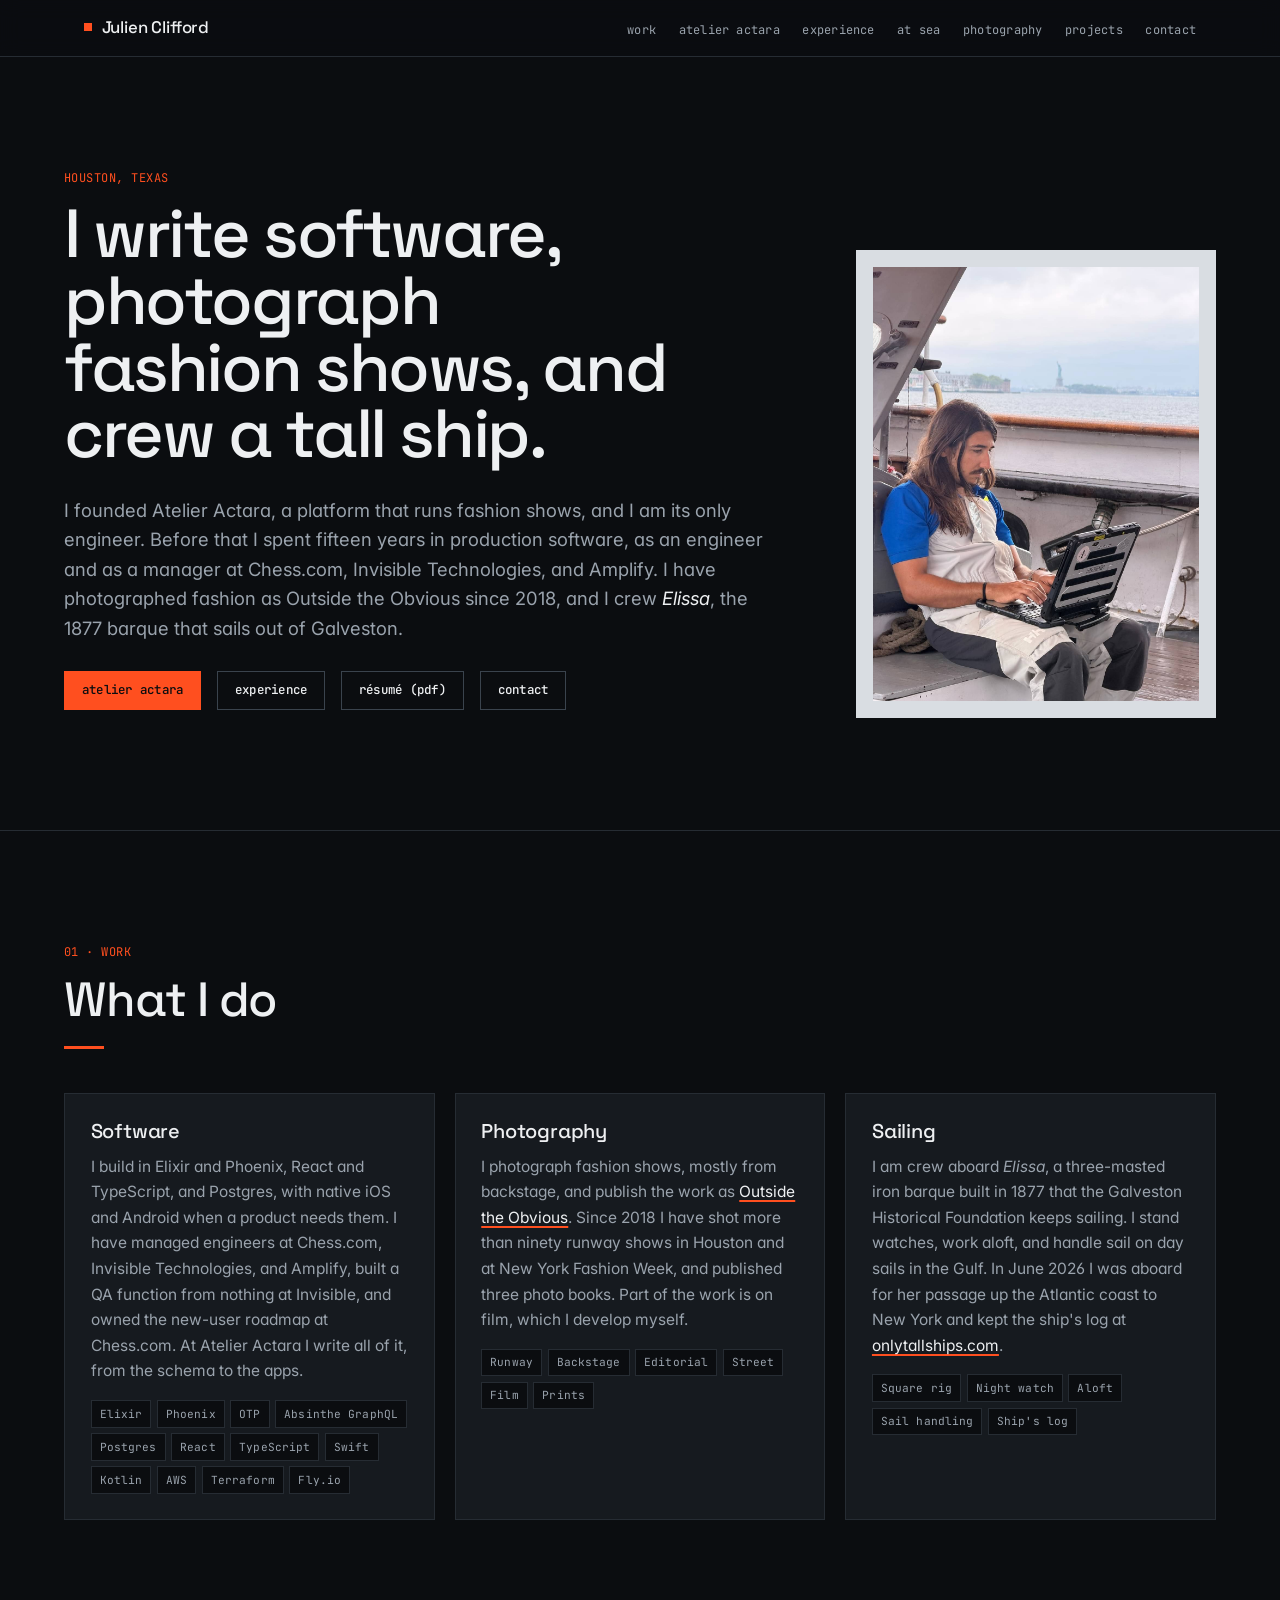
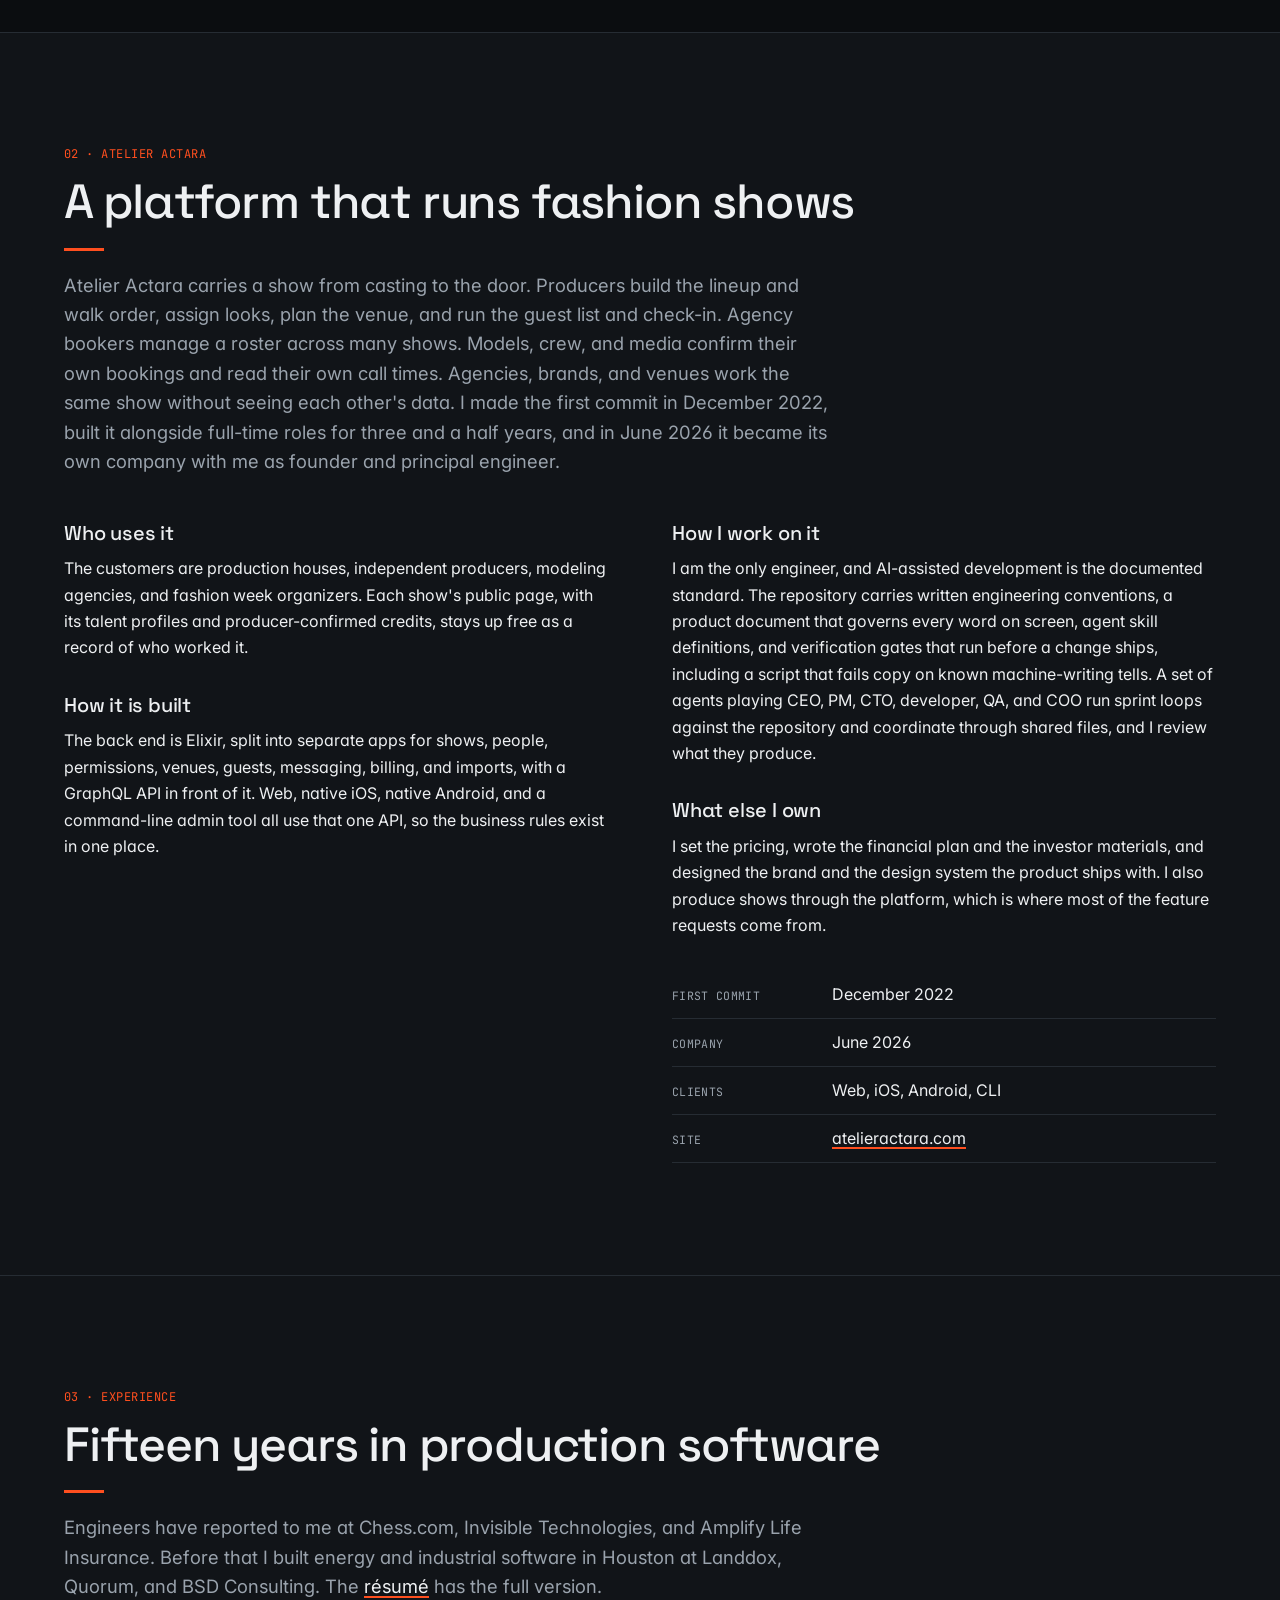
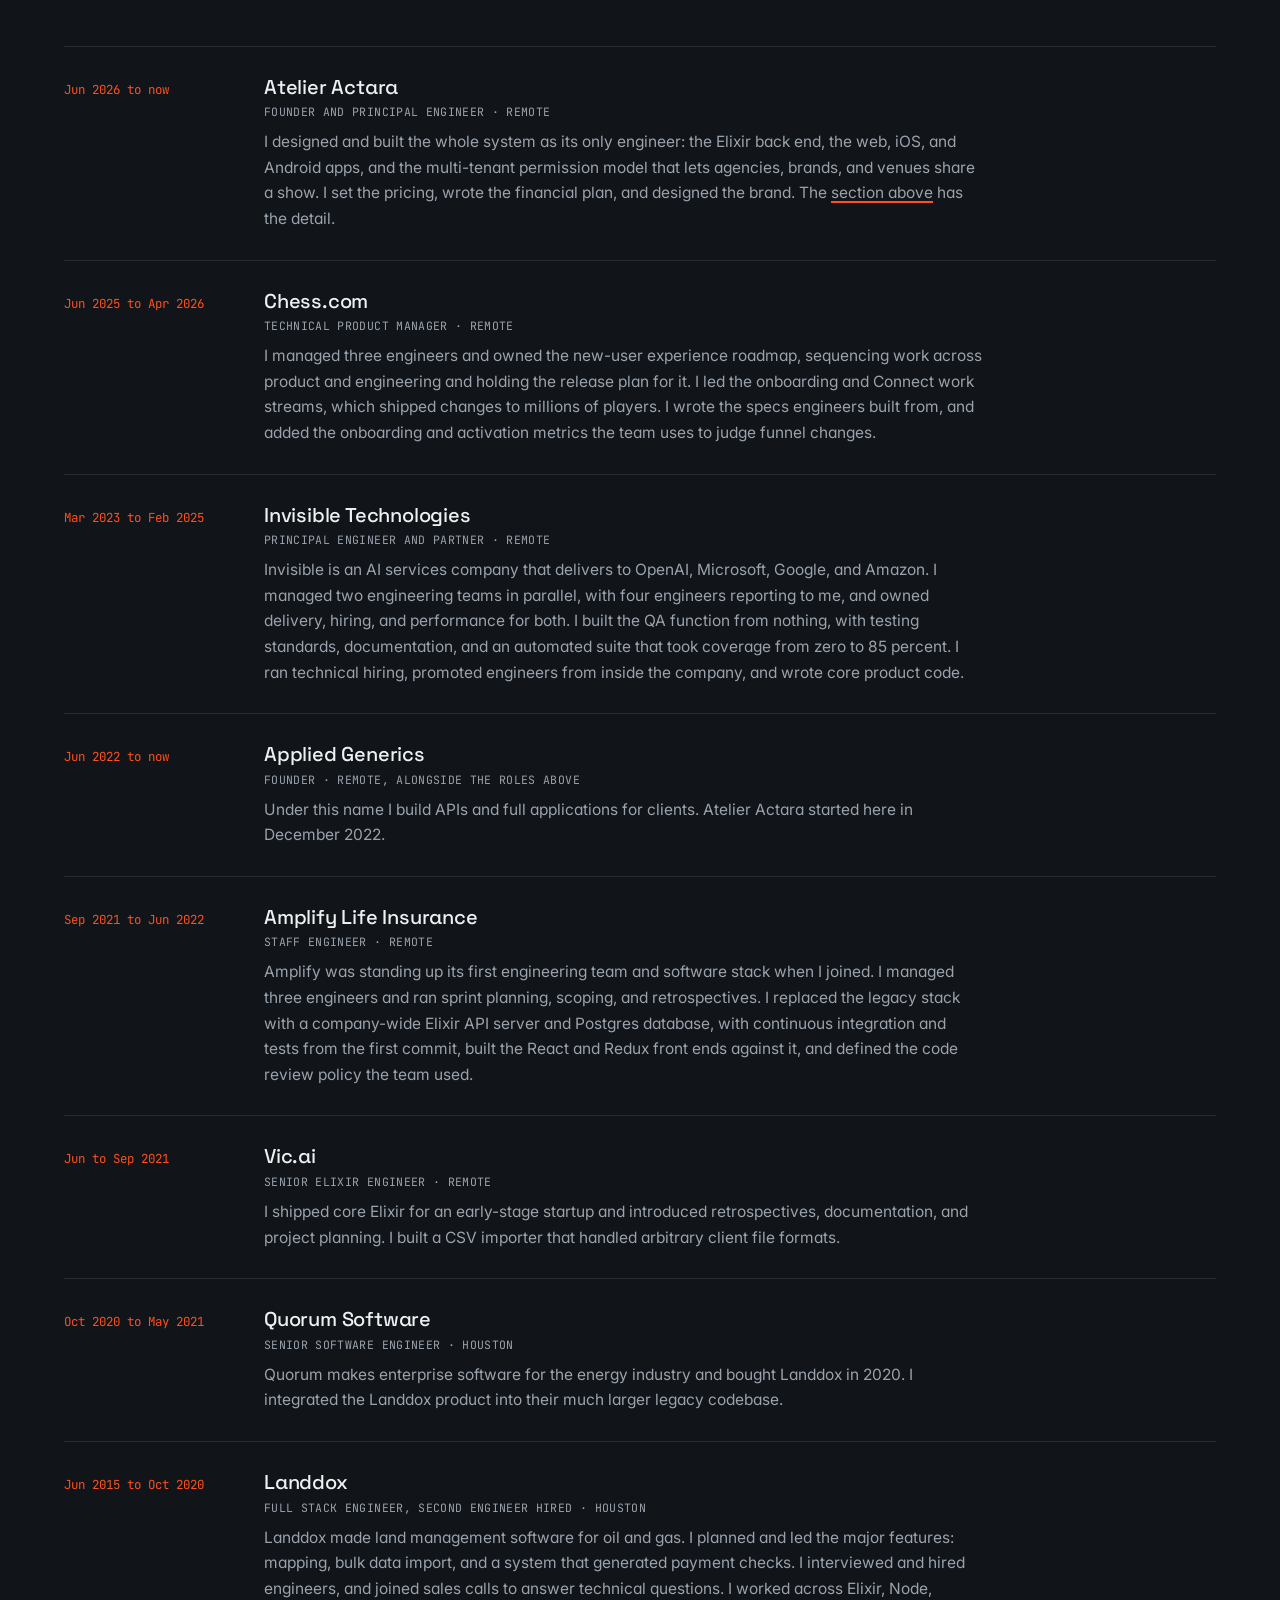
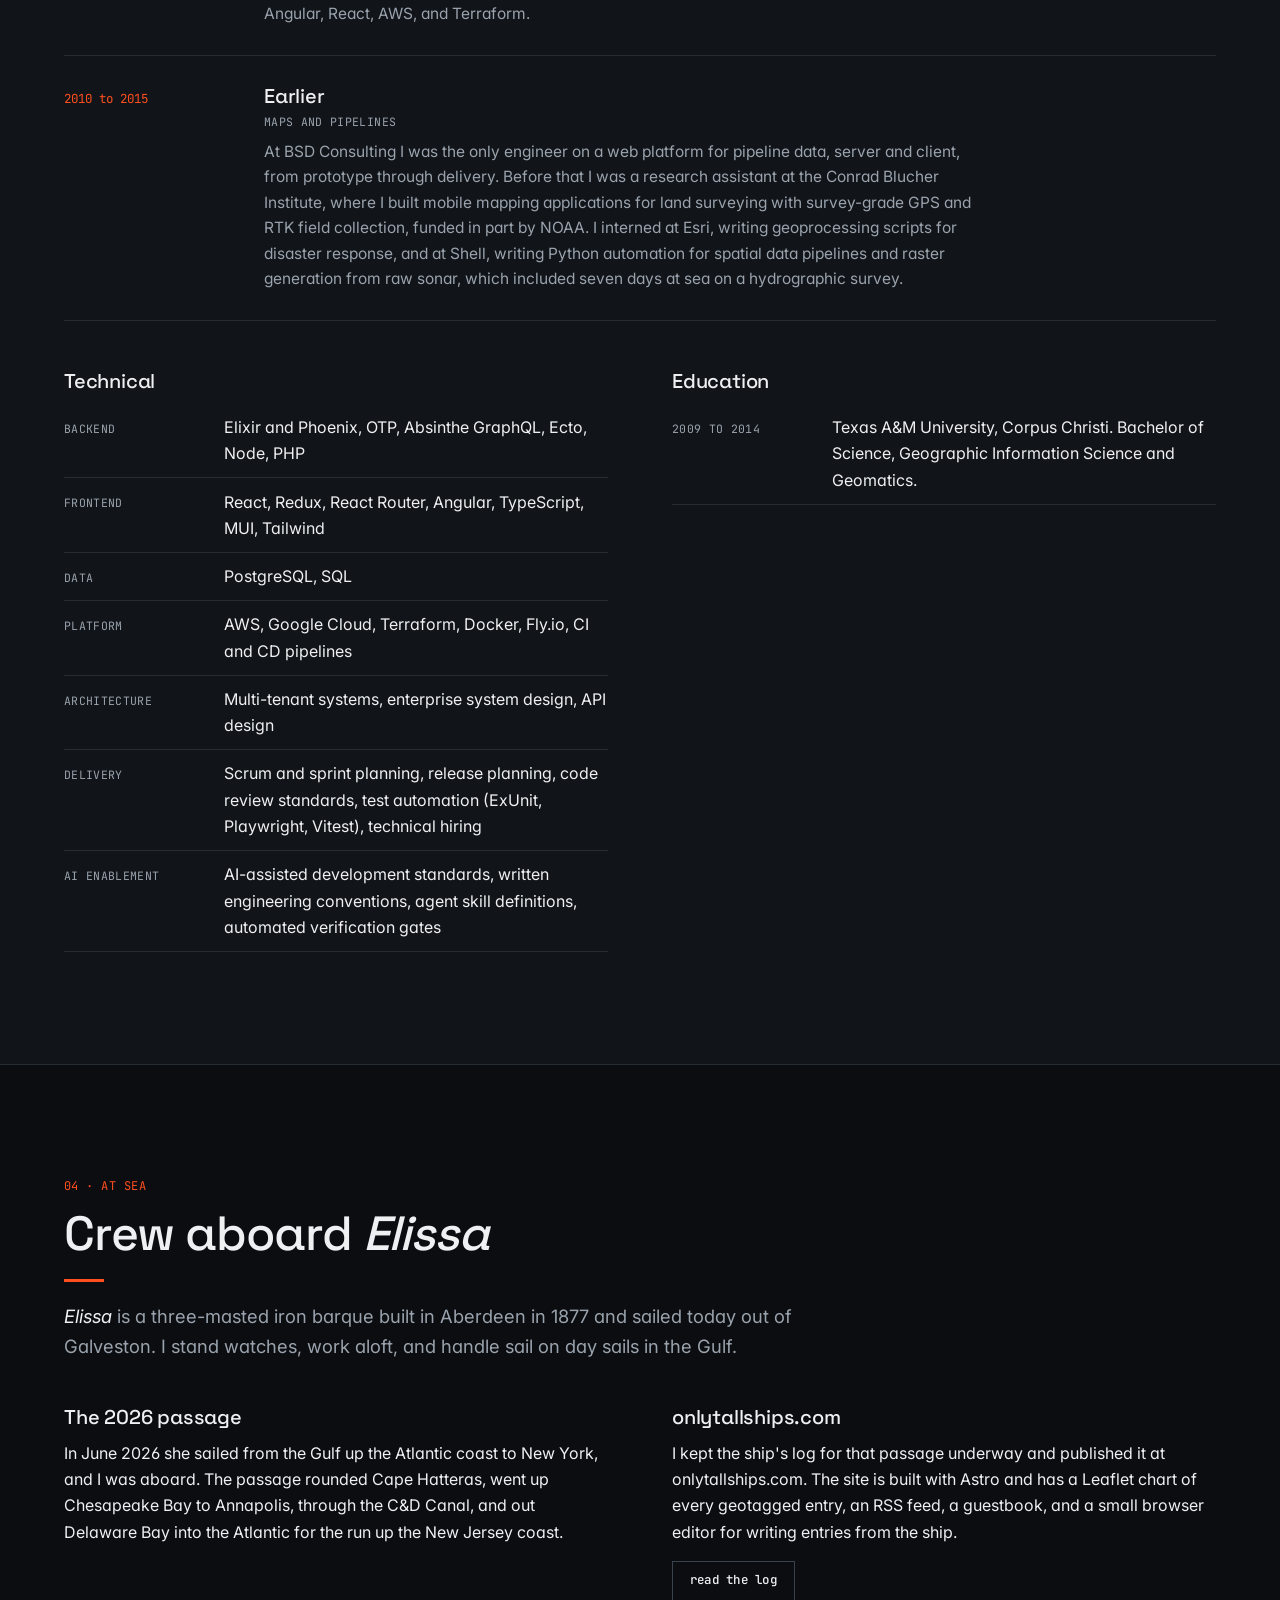
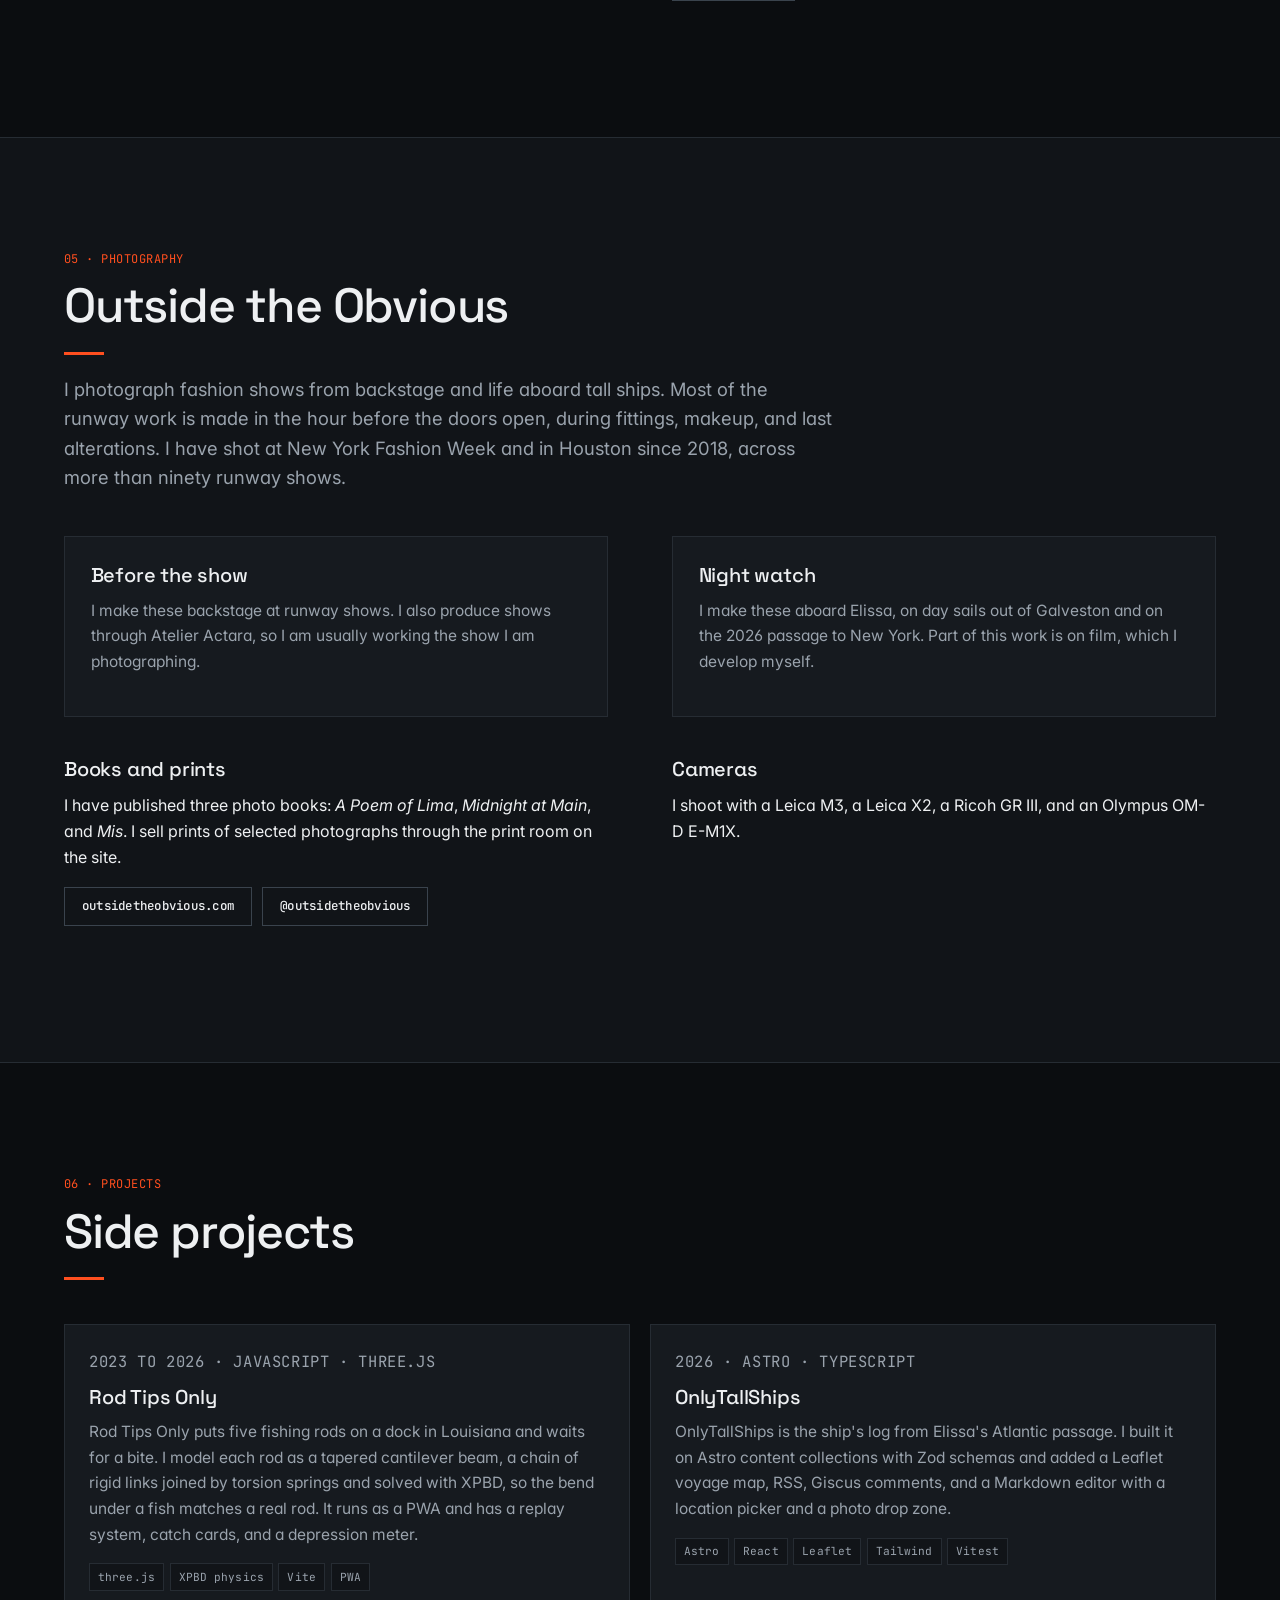
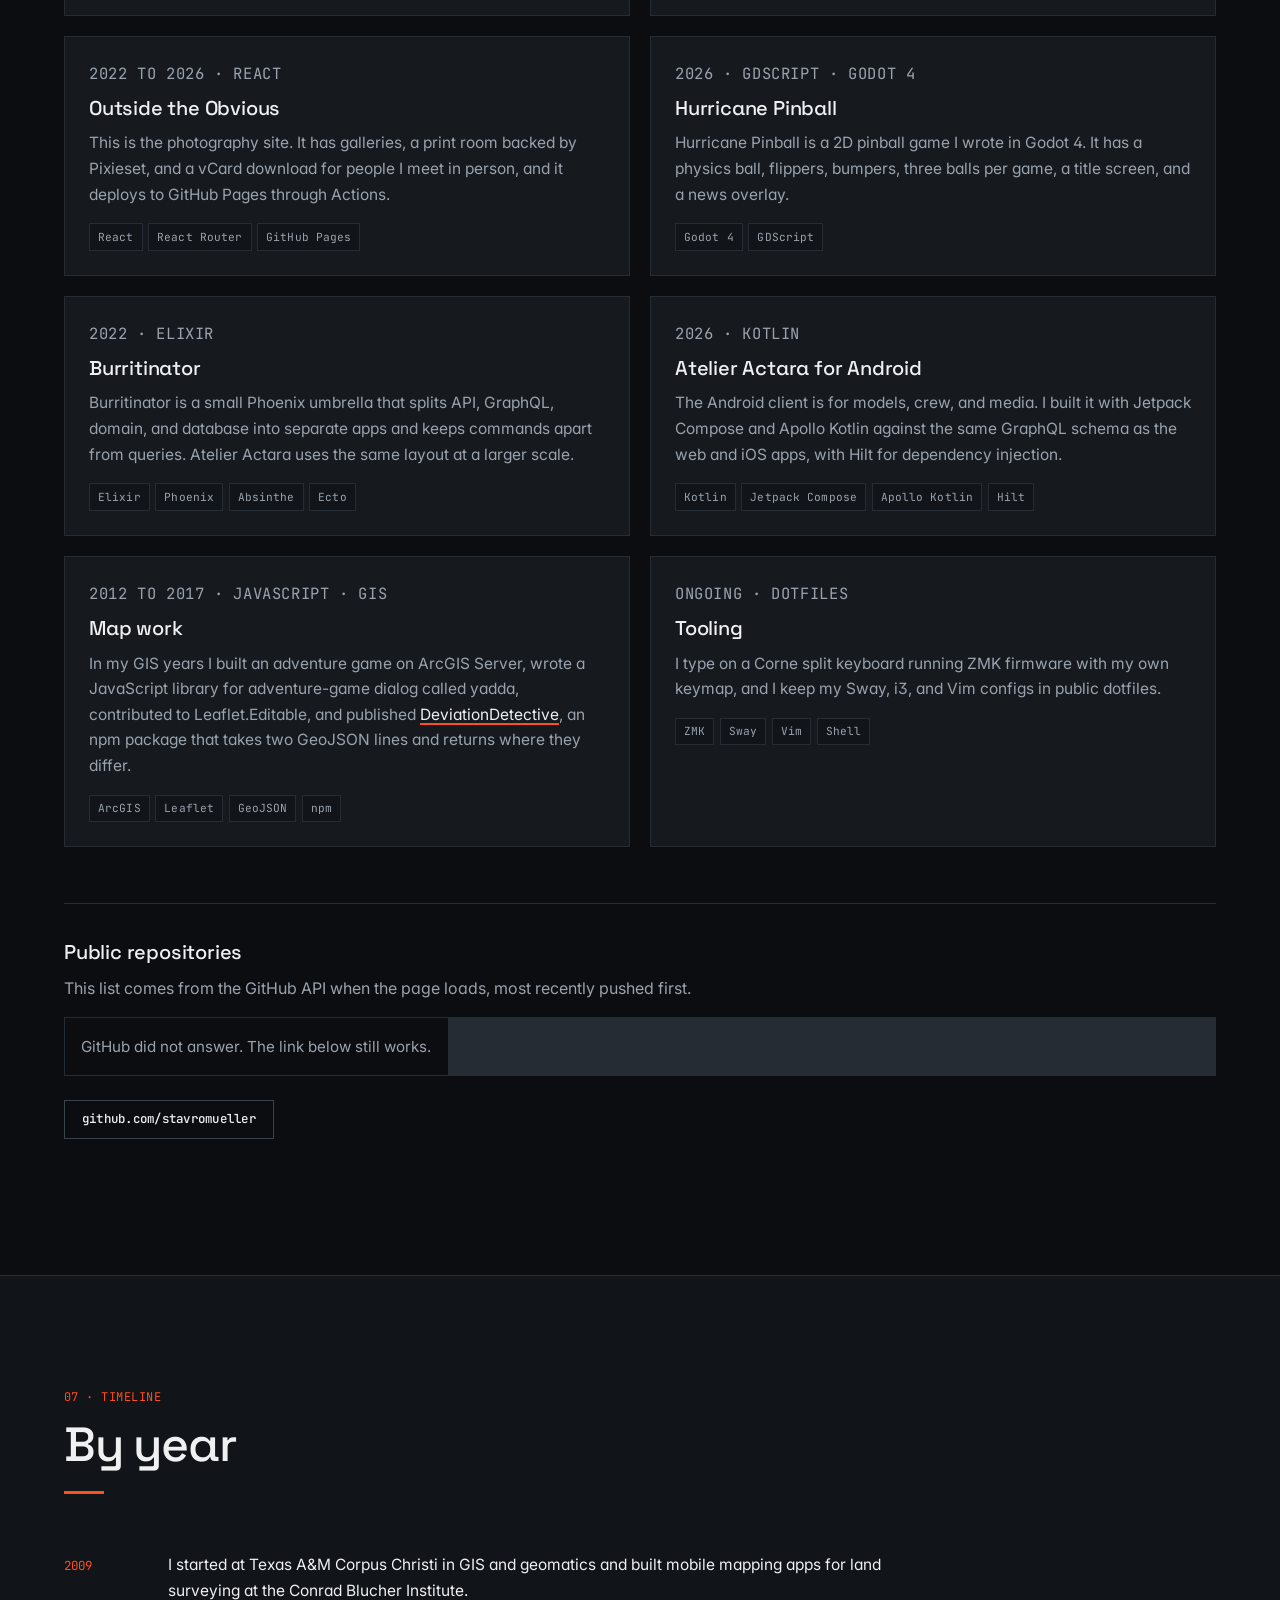
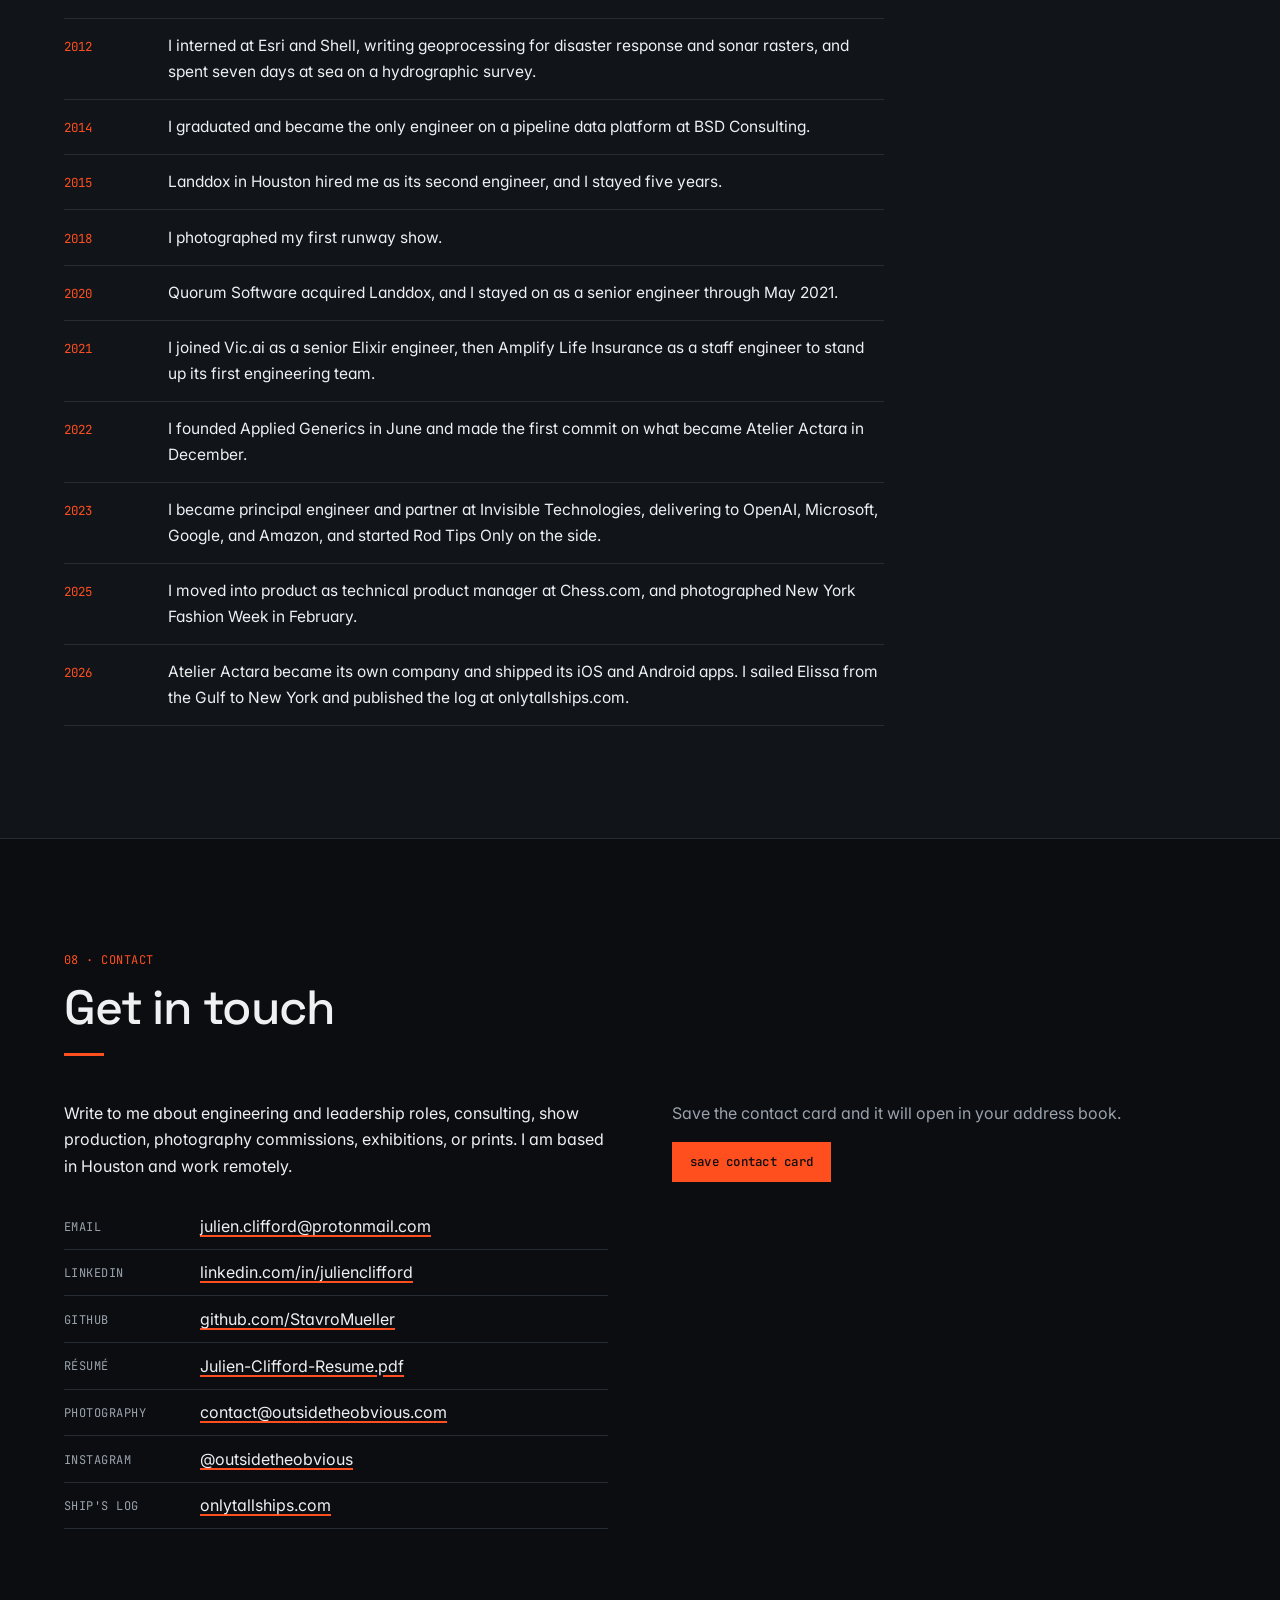
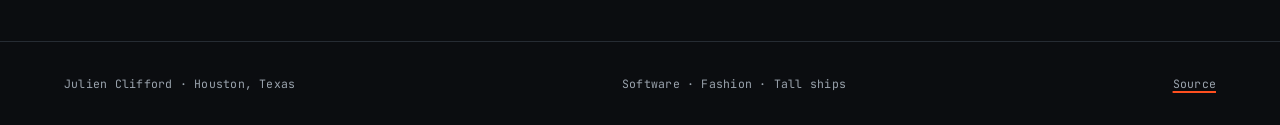
<file: index.html>
<!DOCTYPE html>
<html lang="en">
<head>
  <meta charset="utf-8" />
  <meta name="viewport" content="width=device-width, initial-scale=1" />
  <title>Julien Clifford · Software engineering leader, Houston</title>
  <meta name="description" content="Julien Clifford is a software engineering leader in Houston, Texas with fifteen years in production software. He has managed engineering teams at Chess.com, Invisible Technologies, and Amplify Life Insurance, founded Atelier Actara, builds in Elixir, Phoenix, React, and TypeScript, photographs fashion shows, and crews the 1877 barque Elissa. Open to engineering leadership, principal engineer, and consulting roles." />
  <meta name="author" content="Julien Clifford" />
  <meta name="keywords" content="Julien Clifford, software engineer, engineering manager, principal engineer, technical product manager, Elixir, Phoenix, React, TypeScript, PostgreSQL, AWS, Houston, remote, Atelier Actara, fashion photographer, tall ship crew" />
  <meta name="robots" content="index, follow, max-snippet:-1, max-image-preview:large" />
  <link rel="canonical" href="https://jpclifford.com/" />
  <link rel="author" href="https://jpclifford.com/" />
  <link rel="me" href="https://github.com/StavroMueller" />
  <link rel="me" href="https://linkedin.com/in/julienclifford" />
  <link rel="me" href="https://instagram.com/outsidetheobvious" />
  <meta property="og:site_name" content="Julien Clifford" />
  <meta property="og:title" content="Julien Clifford · Software engineering leader, Houston" />
  <meta property="og:description" content="Fifteen years in production software. Managed teams at Chess.com, Invisible Technologies, and Amplify. Founder of Atelier Actara. Fashion photographer and tall ship crew. Open to leadership and consulting roles." />
  <meta property="og:type" content="profile" />
  <meta property="profile:first_name" content="Julien" />
  <meta property="profile:last_name" content="Clifford" />
  <meta property="og:url" content="https://jpclifford.com/" />
  <meta property="og:image" content="https://jpclifford.com/portrait.jpg" />
  <meta property="og:image:alt" content="Julien Clifford" />
  <meta property="og:locale" content="en_US" />
  <meta name="twitter:card" content="summary_large_image" />
  <meta name="twitter:title" content="Julien Clifford · Software engineering leader, Houston" />
  <meta name="twitter:description" content="Fifteen years in production software. Managed teams at Chess.com, Invisible Technologies, and Amplify. Founder of Atelier Actara. Open to leadership and consulting roles." />
  <meta name="twitter:image" content="https://jpclifford.com/portrait.jpg" />
  <meta name="theme-color" content="#0b0d10" />
  <script type="application/ld+json">
  {
    "@context": "https://schema.org",
    "@graph": [
      {
        "@type": "Person",
        "@id": "https://jpclifford.com/#person",
        "name": "Julien Clifford",
        "alternateName": ["J. P. Clifford", "Julien P. Clifford"],
        "url": "https://jpclifford.com/",
        "image": "https://jpclifford.com/portrait.jpg",
        "email": "mailto:julien.clifford@protonmail.com",
        "jobTitle": "Founder and principal engineer",
        "description": "Software engineering leader with fifteen years in production software. Has managed engineering teams at Chess.com, Invisible Technologies, and Amplify Life Insurance. Founder of Atelier Actara, a platform that runs fashion shows. Builds in Elixir, Phoenix, React, TypeScript, and PostgreSQL on AWS and Google Cloud. Fashion photographer under Outside the Obvious and crew aboard the 1877 barque Elissa. Open to engineering leadership, principal engineer, and consulting roles, remote or in Houston.",
        "address": {
          "@type": "PostalAddress",
          "addressLocality": "Houston",
          "addressRegion": "TX",
          "addressCountry": "US"
        },
        "worksFor": {
          "@type": "Organization",
          "name": "Atelier Actara",
          "url": "https://atelieractara.com"
        },
        "alumniOf": {
          "@type": "CollegeOrUniversity",
          "name": "Texas A&M University-Corpus Christi",
          "sameAs": "https://www.tamucc.edu/"
        },
        "hasOccupation": [
          {
            "@type": "Occupation",
            "name": "Software engineering manager",
            "occupationLocation": { "@type": "City", "name": "Houston" },
            "skills": "Engineering management, technical hiring, release planning, Scrum, code review standards, test automation, AI-assisted development standards"
          },
          {
            "@type": "Occupation",
            "name": "Principal software engineer",
            "skills": "Elixir, Phoenix, OTP, Absinthe GraphQL, Ecto, Node, PHP, React, Redux, Angular, TypeScript, PostgreSQL, AWS, Google Cloud, Terraform, Docker, Fly.io, multi-tenant systems, API design"
          },
          {
            "@type": "Occupation",
            "name": "Fashion photographer"
          }
        ],
        "knowsAbout": [
          "Elixir", "Phoenix Framework", "OTP", "GraphQL", "React", "TypeScript", "PostgreSQL",
          "Amazon Web Services", "Google Cloud", "Terraform", "Docker",
          "Engineering management", "Technical product management", "Multi-tenant architecture",
          "Test automation", "AI-assisted software development", "Geographic information systems",
          "Fashion photography", "Fashion show production", "Tall ship sailing"
        ],
        "knowsLanguage": "en",
        "nationality": { "@type": "Country", "name": "United States" },
        "sameAs": [
          "https://linkedin.com/in/julienclifford",
          "https://github.com/StavroMueller",
          "https://instagram.com/outsidetheobvious",
          "https://onlytallships.com",
          "https://outsidetheobvious.com"
        ],
        "subjectOf": {
          "@type": "DigitalDocument",
          "name": "Julien Clifford résumé",
          "url": "https://jpclifford.com/Julien-Clifford-Resume.pdf",
          "encodingFormat": "application/pdf"
        }
      },
      {
        "@type": "WebSite",
        "@id": "https://jpclifford.com/#website",
        "url": "https://jpclifford.com/",
        "name": "Julien Clifford",
        "inLanguage": "en",
        "publisher": { "@id": "https://jpclifford.com/#person" }
      },
      {
        "@type": "ProfilePage",
        "@id": "https://jpclifford.com/#page",
        "url": "https://jpclifford.com/",
        "name": "Julien Clifford · Software engineering leader, Houston",
        "isPartOf": { "@id": "https://jpclifford.com/#website" },
        "mainEntity": { "@id": "https://jpclifford.com/#person" },
        "about": { "@id": "https://jpclifford.com/#person" },
        "dateModified": "2026-10-26"
      }
    ]
  }
  </script>
  <link rel="icon" href="data:image/svg+xml,<svg xmlns='http://www.w3.org/2000/svg' viewBox='0 0 100 100'><rect width='100' height='100' fill='%230b0d10'/><text x='50' y='68' font-size='52' text-anchor='middle' fill='%23ff4f1f' font-family='Helvetica,Arial,sans-serif' font-weight='bold'>jc</text></svg>" />
  <link rel="preconnect" href="https://fonts.googleapis.com" />
  <link rel="preconnect" href="https://fonts.gstatic.com" crossorigin />
  <link href="https://fonts.googleapis.com/css2?family=Space+Grotesk:wght@500&family=Inter:wght@400;500;600&family=JetBrains+Mono:wght@400;500&display=swap" rel="stylesheet" />
  <link rel="stylesheet" href="style.css" />
</head>
<body>
  <a href="#main" class="skip-link">Skip to content</a>

  <header class="masthead">
    <nav class="nav" aria-label="Main navigation">
      <a href="#top" class="nav-name">Julien Clifford</a>
      <button class="nav-toggle" aria-expanded="false" aria-controls="nav-menu" aria-label="Toggle navigation">
        <span></span><span></span>
      </button>
      <ul class="nav-links" id="nav-menu">
        <li><a href="#work">Work</a></li>
        <li><a href="#atelier">Atelier Actara</a></li>
        <li><a href="#experience">Experience</a></li>
        <li><a href="#sea">At sea</a></li>
        <li><a href="#photo">Photography</a></li>
        <li><a href="#projects">Projects</a></li>
        <li><a href="#contact">Contact</a></li>
      </ul>
    </nav>
  </header>

  <main id="main">

    <!-- ============================ HERO ============================ -->
    <section id="top" class="hero">
      <div class="hero-grid">
        <div class="hero-copy">
          <p class="label">Houston, Texas</p>
          <h1 class="display">
            I write software, photograph fashion shows, and crew a tall ship.
          </h1>
          <p class="lede">
            I founded Atelier Actara, a platform that runs fashion shows, and I am its only
            engineer. Before that I spent fifteen years in production software, as an engineer
            and as a manager at Chess.com, Invisible Technologies, and Amplify. I have
            photographed fashion as Outside the Obvious since 2018, and I crew <em>Elissa</em>,
            the 1877 barque that sails out of Galveston.
          </p>
          <div class="hero-actions">
            <a href="#atelier" class="btn btn-primary">Atelier Actara</a>
            <a href="#experience" class="btn">Experience</a>
            <a href="Julien-Clifford-Resume.pdf" class="btn">Résumé (PDF)</a>
            <a href="#contact" class="btn">Contact</a>
          </div>
        </div>
        <figure class="hero-portrait">
          <img src="portrait.jpg" alt="Julien Clifford working on a laptop on the deck of Elissa in New York Harbor, with the Statue of Liberty behind" width="1195" height="1593" loading="eager" />
        </figure>
      </div>

    </section>

    <!-- ============================ WORK ============================ -->
    <section id="work" class="section">
      <header class="section-head">
        <p class="label">01 · Work</p>
        <h2 class="headline">What I do</h2>
      </header>

      <div class="three-up">
        <article class="card">
          <h3 class="title">Software</h3>
          <p>
            I build in Elixir and Phoenix, React and TypeScript, and Postgres, with native
            iOS and Android when a product needs them. I have managed engineers at Chess.com,
            Invisible Technologies, and Amplify, built a QA function from nothing at Invisible,
            and owned the new-user roadmap at Chess.com. At Atelier Actara I write all of it,
            from the schema to the apps.
          </p>
          <ul class="tags">
            <li>Elixir</li><li>Phoenix</li><li>OTP</li><li>Absinthe GraphQL</li><li>Postgres</li>
            <li>React</li><li>TypeScript</li><li>Swift</li><li>Kotlin</li><li>AWS</li><li>Terraform</li><li>Fly.io</li>
          </ul>
        </article>

        <article class="card">
          <h3 class="title">Photography</h3>
          <p>
            I photograph fashion shows, mostly from backstage, and publish the work as
            <a href="https://outsidetheobvious.com" target="_blank" rel="noopener">Outside the Obvious</a>.
            Since 2018 I have shot more than ninety runway shows in Houston and at New York
            Fashion Week, and published three photo books. Part of the work is on film, which I
            develop myself.
          </p>
          <ul class="tags">
            <li>Runway</li><li>Backstage</li><li>Editorial</li><li>Street</li><li>Film</li><li>Prints</li>
          </ul>
        </article>

        <article class="card">
          <h3 class="title">Sailing</h3>
          <p>
            I am crew aboard <em>Elissa</em>, a three-masted iron barque built in 1877
            that the Galveston Historical Foundation keeps sailing. I stand watches, work aloft,
            and handle sail on day sails in the Gulf. In June 2026 I was aboard for her passage up
            the Atlantic coast to New York and kept the ship's log at
            <a href="https://onlytallships.com" target="_blank" rel="noopener">onlytallships.com</a>.
          </p>
          <ul class="tags">
            <li>Square rig</li><li>Night watch</li><li>Aloft</li><li>Sail handling</li><li>Ship's log</li>
          </ul>
        </article>
      </div>
    </section>

    <!-- ============================ ATELIER ACTARA ============================ -->
    <section id="atelier" class="section section-dark">
      <header class="section-head">
        <p class="label">02 · Atelier Actara</p>
        <h2 class="headline">A platform that runs fashion shows</h2>
        <p class="lede">
          Atelier Actara carries a show from casting to the door. Producers build the lineup
          and walk order, assign looks, plan the venue, and run the guest list and check-in.
          Agency bookers manage a roster across many shows. Models, crew, and media confirm
          their own bookings and read their own call times. Agencies, brands, and venues work
          the same show without seeing each other's data. I made the first commit in December
          2022, built it alongside full-time roles for three and a half years, and in June 2026
          it became its own company with me as founder and principal engineer.
        </p>
      </header>

      <div class="two-col">
        <div>
          <h3 class="title">Who uses it</h3>
          <p>
            The customers are production houses, independent producers, modeling agencies, and
            fashion week organizers. Each show's public page, with its talent profiles and
            producer-confirmed credits, stays up free as a record of who worked it.
          </p>

          <h3 class="title" style="margin-top:2rem">How it is built</h3>
          <p>
            The back end is Elixir, split into separate apps for shows, people, permissions,
            venues, guests, messaging, billing, and imports, with a GraphQL API in front of
            it. Web, native iOS, native Android, and a command-line admin tool all use that one
            API, so the business rules exist in one place.
          </p>
        </div>
        <div>
          <h3 class="title">How I work on it</h3>
          <p>
            I am the only engineer, and AI-assisted development is the documented standard. The
            repository carries written engineering conventions, a product document that governs
            every word on screen, agent skill definitions, and verification gates that run before
            a change ships, including a script that fails copy on known machine-writing tells. A
            set of agents playing CEO, PM, CTO, developer, QA, and COO run sprint loops against the
            repository and coordinate through shared files, and I review what they produce.
          </p>

          <h3 class="title" style="margin-top:2rem">What else I own</h3>
          <p>
            I set the pricing, wrote the financial plan and the investor materials, and designed
            the brand and the design system the product ships with. I also produce shows through
            the platform, which is where most of the feature requests come from.
          </p>

          <dl class="fact-list" style="margin-top:2rem">
            <div><dt>First commit</dt><dd>December 2022</dd></div>
            <div><dt>Company</dt><dd>June 2026</dd></div>
            <div><dt>Clients</dt><dd>Web, iOS, Android, CLI</dd></div>
            <div><dt>Site</dt><dd><a href="https://atelieractara.com" target="_blank" rel="noopener">atelieractara.com</a></dd></div>
          </dl>
        </div>
      </div>
    </section>

    <!-- ============================ EXPERIENCE ============================ -->
    <section id="experience" class="section section-alt">
      <header class="section-head">
        <p class="label">03 · Experience</p>
        <h2 class="headline">Fifteen years in production software</h2>
        <p class="lede">
          Engineers have reported to me at Chess.com, Invisible Technologies, and Amplify
          Life Insurance. Before that I built energy and industrial software in Houston
          at Landdox, Quorum, and BSD Consulting. The
          <a href="Julien-Clifford-Resume.pdf">résumé</a> has the full version.
        </p>
      </header>

      <ol class="jobs">
        <li class="job">
          <div class="job-when"><span class="date">Jun 2026 to now</span></div>
          <div>
            <h3 class="title">Atelier Actara <span class="role">Founder and principal engineer · Remote</span></h3>
            <p>I designed and built the whole system as its only engineer: the Elixir back end, the web, iOS, and Android apps, and the multi-tenant permission model that lets agencies, brands, and venues share a show. I set the pricing, wrote the financial plan, and designed the brand. The <a href="#atelier">section above</a> has the detail.</p>
          </div>
        </li>
        <li class="job">
          <div class="job-when"><span class="date">Jun 2025 to Apr 2026</span></div>
          <div>
            <h3 class="title">Chess.com <span class="role">Technical product manager · Remote</span></h3>
            <p>I managed three engineers and owned the new-user experience roadmap, sequencing work across product and engineering and holding the release plan for it. I led the onboarding and Connect work streams, which shipped changes to millions of players. I wrote the specs engineers built from, and added the onboarding and activation metrics the team uses to judge funnel changes.</p>
          </div>
        </li>
        <li class="job">
          <div class="job-when"><span class="date">Mar 2023 to Feb 2025</span></div>
          <div>
            <h3 class="title">Invisible Technologies <span class="role">Principal engineer and partner · Remote</span></h3>
            <p>Invisible is an AI services company that delivers to OpenAI, Microsoft, Google, and Amazon. I managed two engineering teams in parallel, with four engineers reporting to me, and owned delivery, hiring, and performance for both. I built the QA function from nothing, with testing standards, documentation, and an automated suite that took coverage from zero to 85 percent. I ran technical hiring, promoted engineers from inside the company, and wrote core product code.</p>
          </div>
        </li>
        <li class="job">
          <div class="job-when"><span class="date">Jun 2022 to now</span></div>
          <div>
            <h3 class="title">Applied Generics <span class="role">Founder · Remote, alongside the roles above</span></h3>
            <p>Under this name I build APIs and full applications for clients. Atelier Actara started here in December 2022.</p>
          </div>
        </li>
        <li class="job">
          <div class="job-when"><span class="date">Sep 2021 to Jun 2022</span></div>
          <div>
            <h3 class="title">Amplify Life Insurance <span class="role">Staff engineer · Remote</span></h3>
            <p>Amplify was standing up its first engineering team and software stack when I joined. I managed three engineers and ran sprint planning, scoping, and retrospectives. I replaced the legacy stack with a company-wide Elixir API server and Postgres database, with continuous integration and tests from the first commit, built the React and Redux front ends against it, and defined the code review policy the team used.</p>
          </div>
        </li>
        <li class="job">
          <div class="job-when"><span class="date">Jun to Sep 2021</span></div>
          <div>
            <h3 class="title">Vic.ai <span class="role">Senior Elixir engineer · Remote</span></h3>
            <p>I shipped core Elixir for an early-stage startup and introduced retrospectives, documentation, and project planning. I built a CSV importer that handled arbitrary client file formats.</p>
          </div>
        </li>
        <li class="job">
          <div class="job-when"><span class="date">Oct 2020 to May 2021</span></div>
          <div>
            <h3 class="title">Quorum Software <span class="role">Senior software engineer · Houston</span></h3>
            <p>Quorum makes enterprise software for the energy industry and bought Landdox in 2020. I integrated the Landdox product into their much larger legacy codebase.</p>
          </div>
        </li>
        <li class="job">
          <div class="job-when"><span class="date">Jun 2015 to Oct 2020</span></div>
          <div>
            <h3 class="title">Landdox <span class="role">Full stack engineer, second engineer hired · Houston</span></h3>
            <p>Landdox made land management software for oil and gas. I planned and led the major features: mapping, bulk data import, and a system that generated payment checks. I interviewed and hired engineers, and joined sales calls to answer technical questions. I worked across Elixir, Node, Angular, React, AWS, and Terraform.</p>
          </div>
        </li>
        <li class="job">
          <div class="job-when"><span class="date">2010 to 2015</span></div>
          <div>
            <h3 class="title">Earlier <span class="role">Maps and pipelines</span></h3>
            <p>At BSD Consulting I was the only engineer on a web platform for pipeline data, server and client, from prototype through delivery. Before that I was a research assistant at the Conrad Blucher Institute, where I built mobile mapping applications for land surveying with survey-grade GPS and RTK field collection, funded in part by NOAA. I interned at Esri, writing geoprocessing scripts for disaster response, and at Shell, writing Python automation for spatial data pipelines and raster generation from raw sonar, which included seven days at sea on a hydrographic survey.</p>
          </div>
        </li>
      </ol>

      <div class="two-col" style="margin-top:3rem">
        <div>
          <h3 class="title">Technical</h3>
          <dl class="fact-list">
            <div><dt>Backend</dt><dd>Elixir and Phoenix, OTP, Absinthe GraphQL, Ecto, Node, PHP</dd></div>
            <div><dt>Frontend</dt><dd>React, Redux, React Router, Angular, TypeScript, MUI, Tailwind</dd></div>
            <div><dt>Data</dt><dd>PostgreSQL, SQL</dd></div>
            <div><dt>Platform</dt><dd>AWS, Google Cloud, Terraform, Docker, Fly.io, CI and CD pipelines</dd></div>
            <div><dt>Architecture</dt><dd>Multi-tenant systems, enterprise system design, API design</dd></div>
            <div><dt>Delivery</dt><dd>Scrum and sprint planning, release planning, code review standards, test automation (ExUnit, Playwright, Vitest), technical hiring</dd></div>
            <div><dt>AI enablement</dt><dd>AI-assisted development standards, written engineering conventions, agent skill definitions, automated verification gates</dd></div>
          </dl>
        </div>
        <div>
          <h3 class="title">Education</h3>
          <dl class="fact-list">
            <div><dt>2009 to 2014</dt><dd>Texas A&amp;M University, Corpus Christi. Bachelor of Science, Geographic Information Science and Geomatics.</dd></div>
          </dl>
        </div>
      </div>
    </section>


    <!-- ============================ AT SEA ============================ -->
    <section id="sea" class="section">
      <header class="section-head">
        <p class="label">04 · At sea</p>
        <h2 class="headline">Crew aboard <em>Elissa</em></h2>
        <p class="lede">
          <em>Elissa</em> is a three-masted iron barque built in Aberdeen in 1877 and sailed
          today out of Galveston. I stand watches, work aloft, and handle
          sail on day sails in the Gulf.
        </p>
      </header>

      <div class="two-col">
        <div>
          <h3 class="title">The 2026 passage</h3>
          <p>
            In June 2026 she sailed from the Gulf up the Atlantic coast to New York, and I was
            aboard. The passage rounded Cape Hatteras, went up Chesapeake Bay to Annapolis,
            through the C&amp;D Canal, and out Delaware Bay into the Atlantic for the run up
            the New Jersey coast.
          </p>
        </div>
        <div>
          <h3 class="title">onlytallships.com</h3>
          <p>
            I kept the ship's log for that passage underway and published it at
            onlytallships.com. The site is built with Astro and has a Leaflet chart of every
            geotagged entry, an RSS feed, a guestbook, and a small browser editor for writing
            entries from the ship.
          </p>
          <p>
            <a href="https://onlytallships.com" target="_blank" rel="noopener" class="btn">Read the log</a>
          </p>
        </div>
      </div>
    </section>
    <!-- ============================ PHOTOGRAPHY ============================ -->
    <section id="photo" class="section section-alt">
      <header class="section-head">
        <p class="label">05 · Photography</p>
        <h2 class="headline">Outside the Obvious</h2>
        <p class="lede">
          I photograph fashion shows from backstage and life aboard tall ships. Most of the
          runway work is made in the hour before the doors open, during fittings, makeup, and
          last alterations. I have shot at New York Fashion Week and in Houston since 2018,
          across more than ninety runway shows.
        </p>
      </header>

      <div class="two-col">
        <article class="card">
          <h3 class="title">Before the show</h3>
          <p>I make these backstage at runway shows. I also produce shows through Atelier Actara, so I am usually working the show I am photographing.</p>
        </article>
        <article class="card">
          <h3 class="title">Night watch</h3>
          <p>I make these aboard Elissa, on day sails out of Galveston and on the 2026 passage to New York. Part of this work is on film, which I develop myself.</p>
        </article>
      </div>

      <div class="two-col" style="margin-top:2.5rem">
        <div>
          <h3 class="title">Books and prints</h3>
          <p>I have published three photo books: <em>A Poem of Lima</em>, <em>Midnight at Main</em>, and <em>Mis</em>. I sell prints of selected photographs through the print room on the site.</p>
          <p>
            <a href="https://outsidetheobvious.com" target="_blank" rel="noopener" class="btn">outsidetheobvious.com</a>
            <a href="https://instagram.com/outsidetheobvious" target="_blank" rel="noopener" class="btn">@outsidetheobvious</a>
          </p>
        </div>
        <div>
          <h3 class="title">Cameras</h3>
          <p>I shoot with a Leica M3, a Leica X2, a Ricoh GR III, and an Olympus OM-D E-M1X.</p>
        </div>
      </div>
    </section>

    <!-- ============================ PROJECTS ============================ -->
    <section id="projects" class="section">
      <header class="section-head">
        <p class="label">06 · Projects</p>
        <h2 class="headline">Side projects</h2>
      </header>

      <div class="project-grid">
        <article class="project">
          <p class="label">2023 to 2026 · JavaScript · three.js</p>
          <h3 class="title"><a href="https://rodtipsonly.com" target="_blank" rel="noopener">Rod Tips Only</a></h3>
          <p>Rod Tips Only puts five fishing rods on a dock in Louisiana and waits for a bite. I model each rod as a tapered cantilever beam, a chain of rigid links joined by torsion springs and solved with XPBD, so the bend under a fish matches a real rod. It runs as a PWA and has a replay system, catch cards, and a depression meter.</p>
          <ul class="tags"><li>three.js</li><li>XPBD physics</li><li>Vite</li><li>PWA</li></ul>
        </article>

        <article class="project">
          <p class="label">2026 · Astro · TypeScript</p>
          <h3 class="title"><a href="https://onlytallships.com" target="_blank" rel="noopener">OnlyTallShips</a></h3>
          <p>OnlyTallShips is the ship's log from Elissa's Atlantic passage. I built it on Astro content collections with Zod schemas and added a Leaflet voyage map, RSS, Giscus comments, and a Markdown editor with a location picker and a photo drop zone.</p>
          <ul class="tags"><li>Astro</li><li>React</li><li>Leaflet</li><li>Tailwind</li><li>Vitest</li></ul>
        </article>

        <article class="project">
          <p class="label">2022 to 2026 · React</p>
          <h3 class="title"><a href="https://outsidetheobvious.com" target="_blank" rel="noopener">Outside the Obvious</a></h3>
          <p>This is the photography site. It has galleries, a print room backed by Pixieset, and a vCard download for people I meet in person, and it deploys to GitHub Pages through Actions.</p>
          <ul class="tags"><li>React</li><li>React Router</li><li>GitHub Pages</li></ul>
        </article>

        <article class="project">
          <p class="label">2026 · GDScript · Godot 4</p>
          <h3 class="title"><a href="https://github.com/StavroMueller/hurricanegame" target="_blank" rel="noopener">Hurricane Pinball</a></h3>
          <p>Hurricane Pinball is a 2D pinball game I wrote in Godot 4. It has a physics ball, flippers, bumpers, three balls per game, a title screen, and a news overlay.</p>
          <ul class="tags"><li>Godot 4</li><li>GDScript</li></ul>
        </article>

        <article class="project">
          <p class="label">2022 · Elixir</p>
          <h3 class="title"><a href="https://github.com/StavroMueller/burritinator" target="_blank" rel="noopener">Burritinator</a></h3>
          <p>Burritinator is a small Phoenix umbrella that splits API, GraphQL, domain, and database into separate apps and keeps commands apart from queries. Atelier Actara uses the same layout at a larger scale.</p>
          <ul class="tags"><li>Elixir</li><li>Phoenix</li><li>Absinthe</li><li>Ecto</li></ul>
        </article>

        <article class="project">
          <p class="label">2026 · Kotlin</p>
          <h3 class="title">Atelier Actara for Android</h3>
          <p>The Android client is for models, crew, and media. I built it with Jetpack Compose and Apollo Kotlin against the same GraphQL schema as the web and iOS apps, with Hilt for dependency injection.</p>
          <ul class="tags"><li>Kotlin</li><li>Jetpack Compose</li><li>Apollo Kotlin</li><li>Hilt</li></ul>
        </article>

        <article class="project">
          <p class="label">2012 to 2017 · JavaScript · GIS</p>
          <h3 class="title">Map work</h3>
          <p>In my GIS years I built an adventure game on ArcGIS Server, wrote a JavaScript library for adventure-game dialog called yadda, contributed to Leaflet.Editable, and published <a href="https://github.com/StavroMueller/DeviationDetective" target="_blank" rel="noopener">DeviationDetective</a>, an npm package that takes two GeoJSON lines and returns where they differ.</p>
          <ul class="tags"><li>ArcGIS</li><li>Leaflet</li><li>GeoJSON</li><li>npm</li></ul>
        </article>

        <article class="project">
          <p class="label">Ongoing · Dotfiles</p>
          <h3 class="title"><a href="https://github.com/StavroMueller/zmk-config" target="_blank" rel="noopener">Tooling</a></h3>
          <p>I type on a Corne split keyboard running ZMK firmware with my own keymap, and I keep my Sway, i3, and Vim configs in public dotfiles.</p>
          <ul class="tags"><li>ZMK</li><li>Sway</li><li>Vim</li><li>Shell</li></ul>
        </article>
      </div>

      <div class="repos">
        <h3 class="title">Public repositories</h3>
        <p class="muted">This list comes from the GitHub API when the page loads, most recently pushed first.</p>
        <ul id="repo-list" class="repo-list" aria-live="polite">
          <li class="muted">Loading…</li>
        </ul>
        <p><a href="https://github.com/StavroMueller" target="_blank" rel="noopener" class="btn">github.com/StavroMueller</a></p>
      </div>
    </section>

    <!-- ============================ TIMELINE ============================ -->
    <section id="timeline" class="section section-dark">
      <header class="section-head">
        <p class="label">07 · Timeline</p>
        <h2 class="headline">By year</h2>
      </header>
      <ol class="timeline">
        <li><span class="date">2009</span><span>I started at Texas A&amp;M Corpus Christi in GIS and geomatics and built mobile mapping apps for land surveying at the Conrad Blucher Institute.</span></li>
        <li><span class="date">2012</span><span>I interned at Esri and Shell, writing geoprocessing for disaster response and sonar rasters, and spent seven days at sea on a hydrographic survey.</span></li>
        <li><span class="date">2014</span><span>I graduated and became the only engineer on a pipeline data platform at BSD Consulting.</span></li>
        <li><span class="date">2015</span><span>Landdox in Houston hired me as its second engineer, and I stayed five years.</span></li>
        <li><span class="date">2018</span><span>I photographed my first runway show.</span></li>
        <li><span class="date">2020</span><span>Quorum Software acquired Landdox, and I stayed on as a senior engineer through May 2021.</span></li>
        <li><span class="date">2021</span><span>I joined Vic.ai as a senior Elixir engineer, then Amplify Life Insurance as a staff engineer to stand up its first engineering team.</span></li>
        <li><span class="date">2022</span><span>I founded Applied Generics in June and made the first commit on what became Atelier Actara in December.</span></li>
        <li><span class="date">2023</span><span>I became principal engineer and partner at Invisible Technologies, delivering to OpenAI, Microsoft, Google, and Amazon, and started Rod Tips Only on the side.</span></li>
        <li><span class="date">2025</span><span>I moved into product as technical product manager at Chess.com, and photographed New York Fashion Week in February.</span></li>
        <li><span class="date">2026</span><span>Atelier Actara became its own company and shipped its iOS and Android apps. I sailed Elissa from the Gulf to New York and published the log at onlytallships.com.</span></li>
      </ol>
    </section>

    <!-- ============================ CONTACT ============================ -->
    <section id="contact" class="section">
      <header class="section-head">
        <p class="label">08 · Contact</p>
        <h2 class="headline">Get in touch</h2>
      </header>
      <div class="two-col">
        <div>
          <p>
            Write to me about engineering and leadership roles, consulting, show production,
            photography commissions, exhibitions, or prints. I am based in Houston and work remotely.
          </p>
          <ul class="contact-list">
            <li><span class="label">Email</span><a href="mailto:julien.clifford@protonmail.com">julien.clifford@protonmail.com</a></li>
            <li><span class="label">LinkedIn</span><a href="https://linkedin.com/in/julienclifford" target="_blank" rel="noopener">linkedin.com/in/julienclifford</a></li>
            <li><span class="label">GitHub</span><a href="https://github.com/StavroMueller" target="_blank" rel="noopener">github.com/StavroMueller</a></li>
            <li><span class="label">Résumé</span><a href="Julien-Clifford-Resume.pdf">Julien-Clifford-Resume.pdf</a></li>
            <li><span class="label">Photography</span><a href="mailto:contact@outsidetheobvious.com">contact@outsidetheobvious.com</a></li>
            <li><span class="label">Instagram</span><a href="https://instagram.com/outsidetheobvious" target="_blank" rel="noopener">@outsidetheobvious</a></li>
            <li><span class="label">Ship's log</span><a href="https://onlytallships.com" target="_blank" rel="noopener">onlytallships.com</a></li>
          </ul>
        </div>
        <div>
          <p class="muted">Save the contact card and it will open in your address book.</p>
          <button type="button" id="vcard" class="btn btn-primary">Save contact card</button>
        </div>
      </div>
    </section>
  </main>

  <footer class="footer">
    <span>Julien Clifford · Houston, Texas</span>
    <span>Software · Fashion · Tall ships</span>
    <span><a href="https://github.com/StavroMueller/jpclifford.com" target="_blank" rel="noopener">Source</a></span>
  </footer>

  <script src="main.js" defer></script>
</body>
</html>
</file>
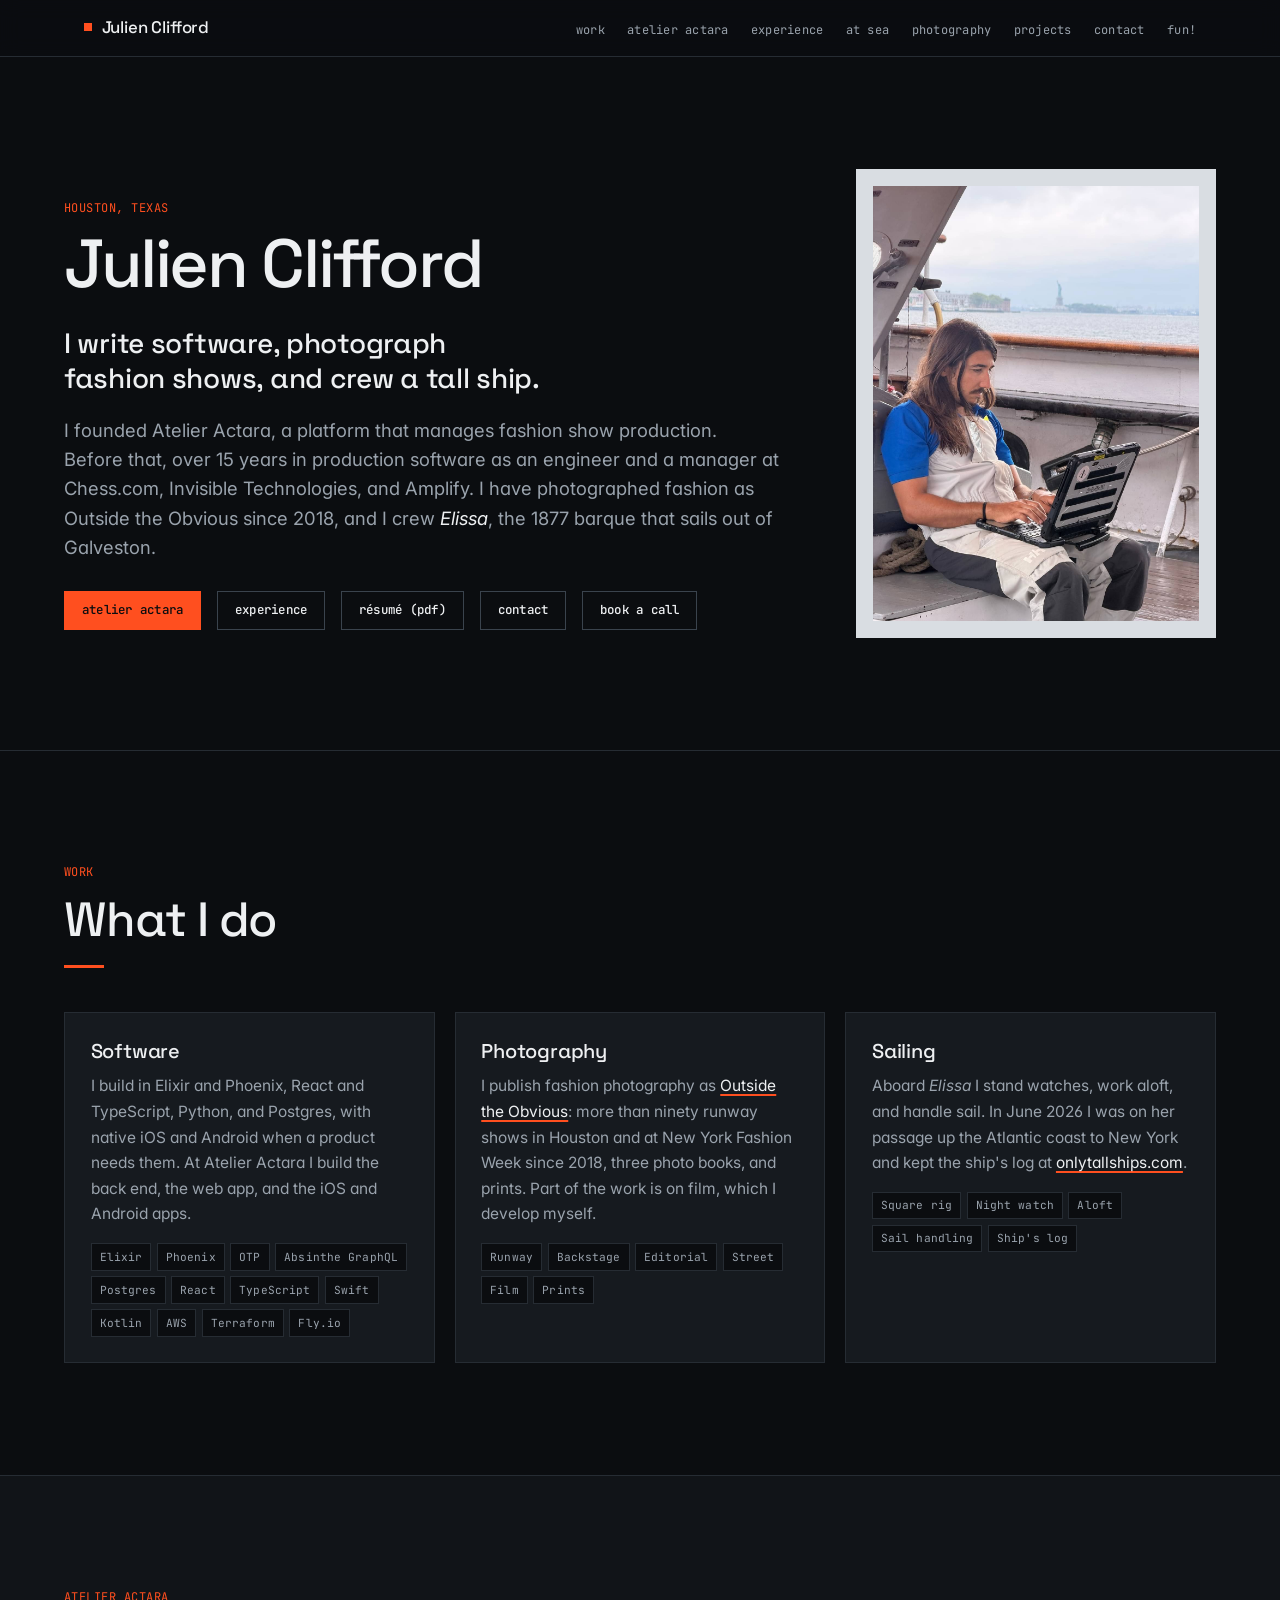
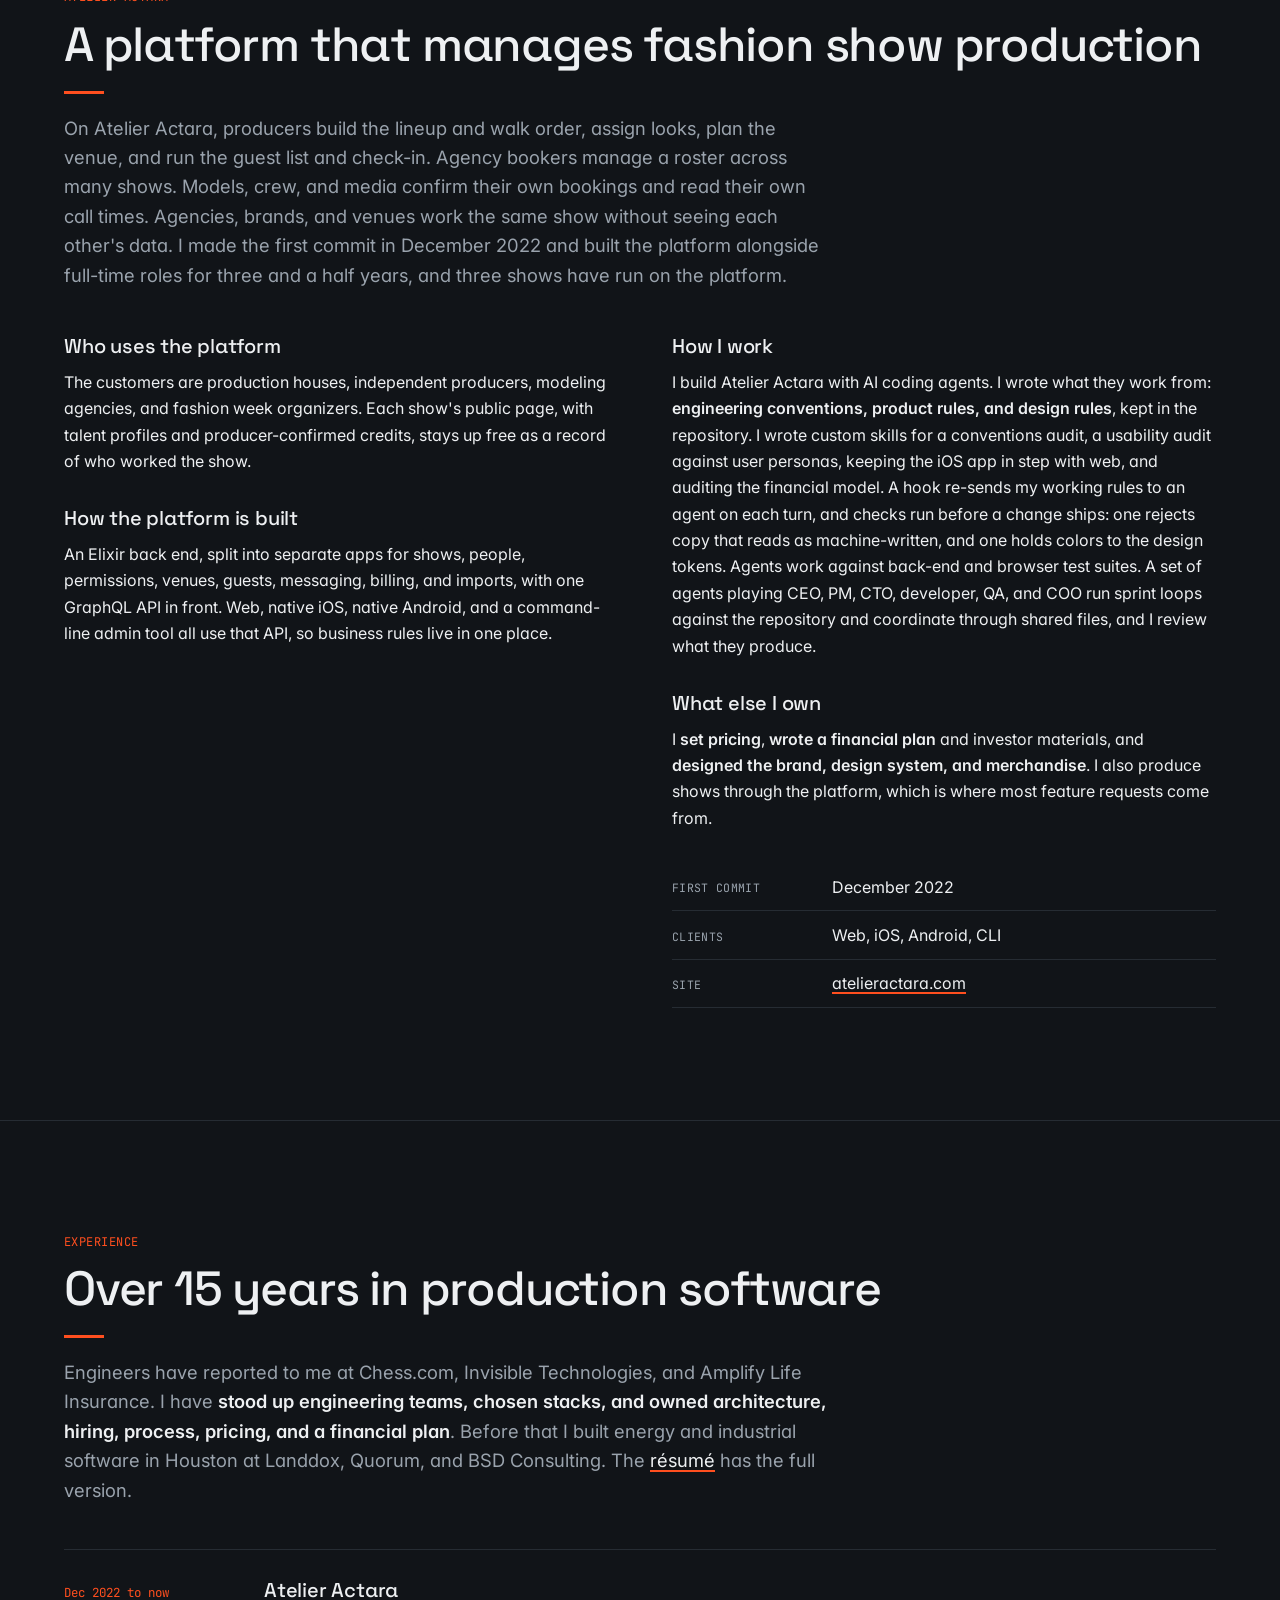
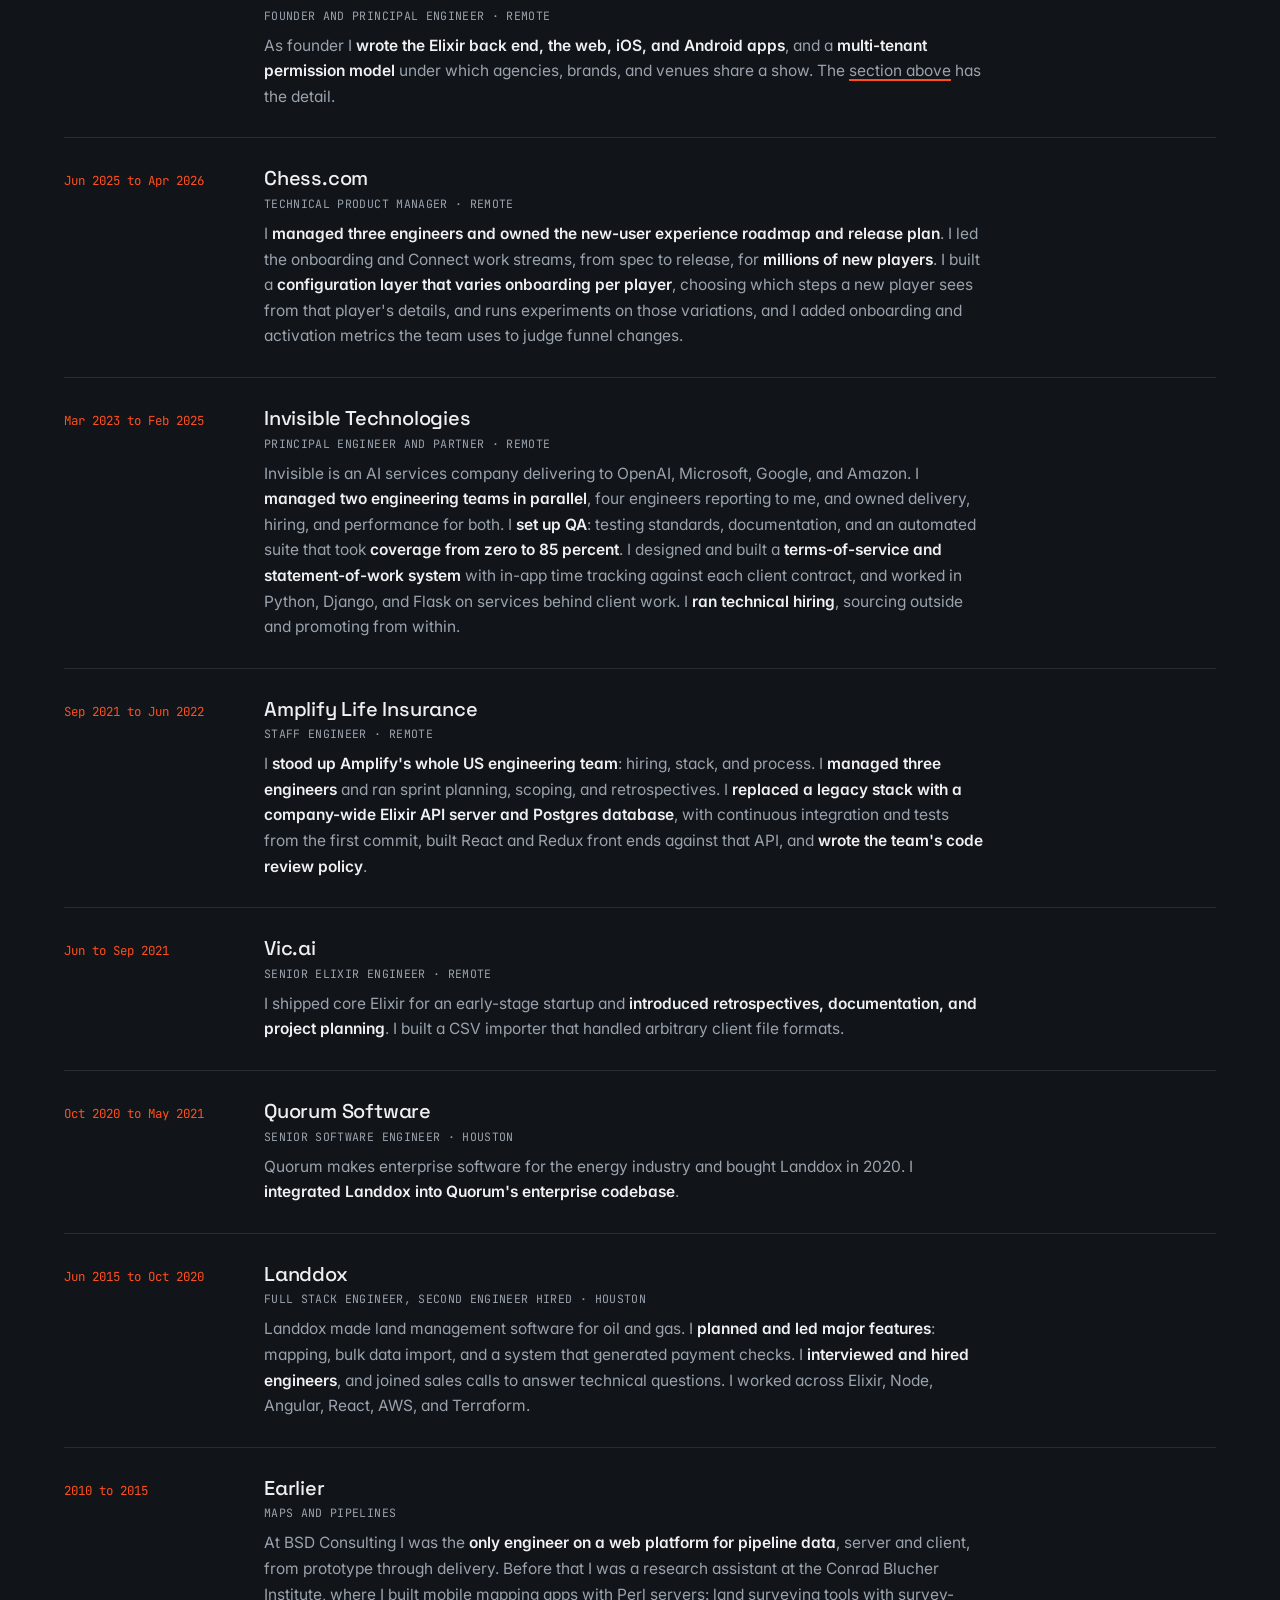
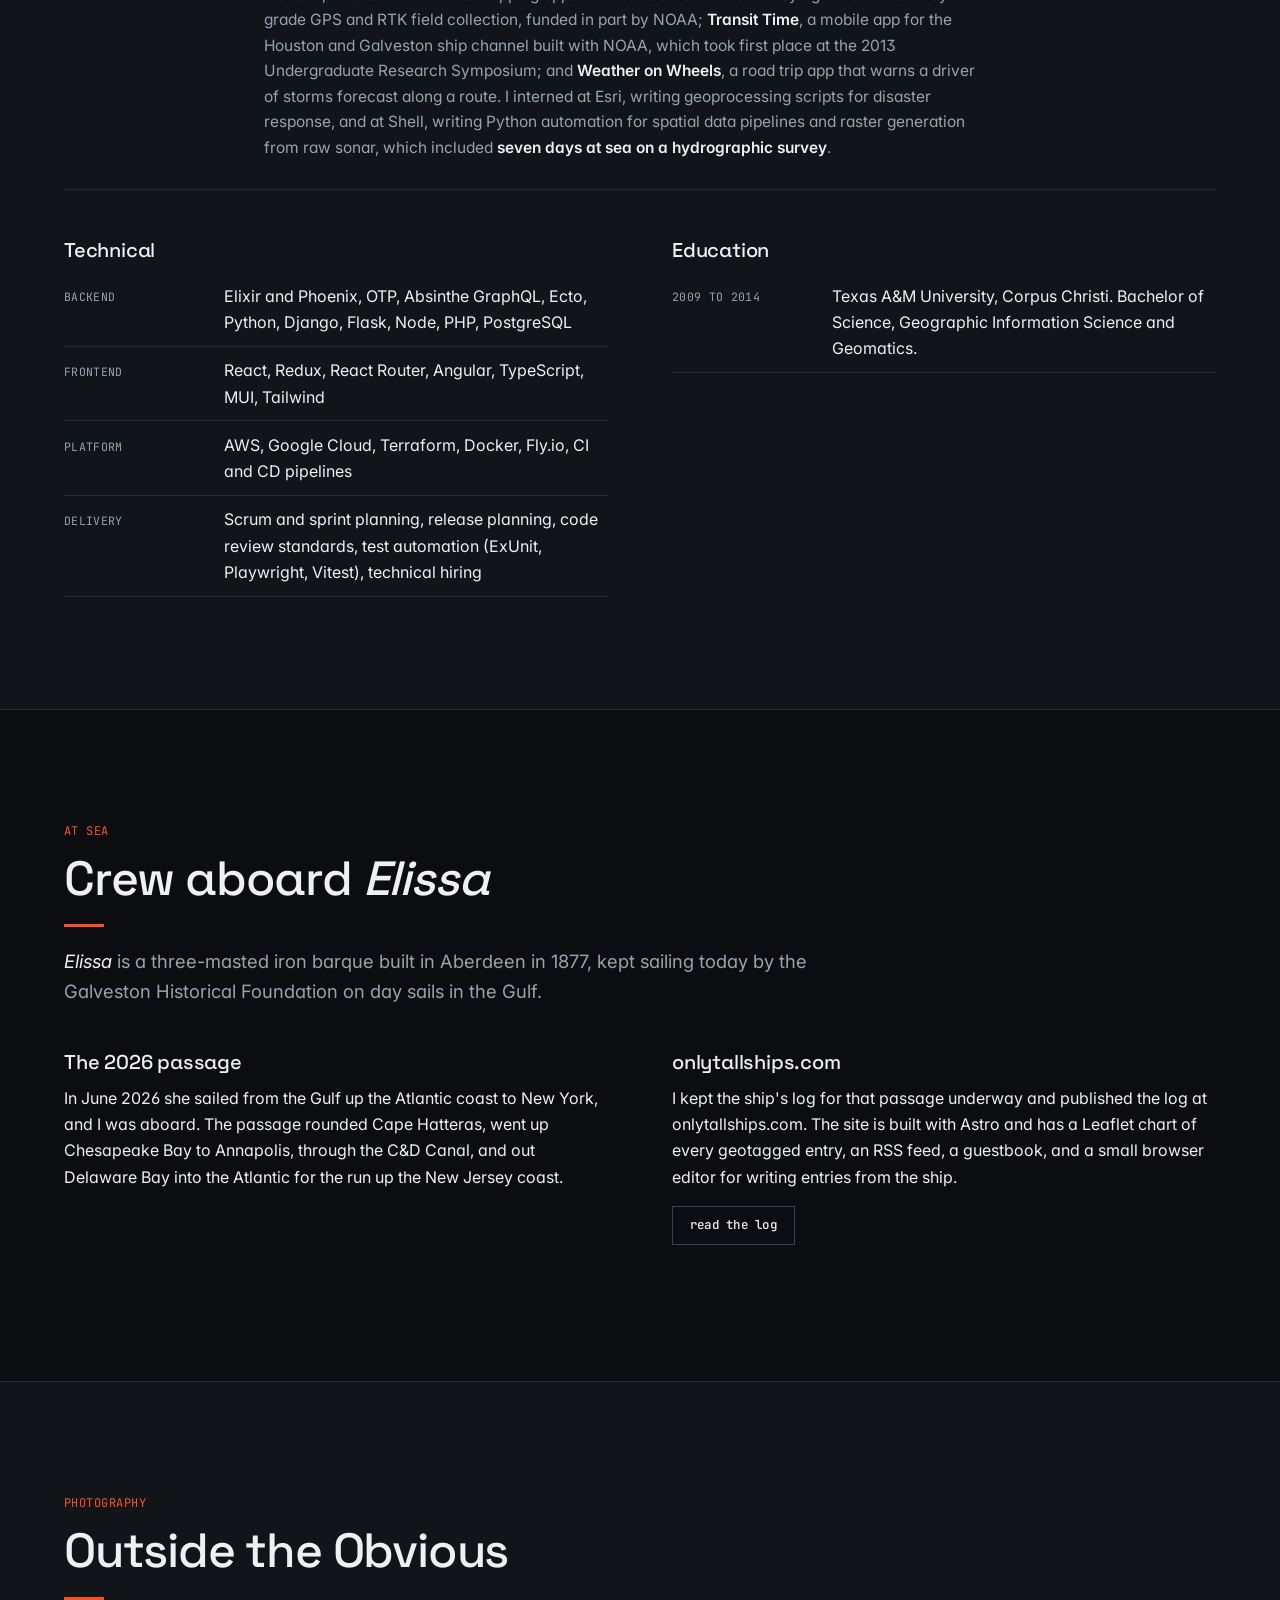
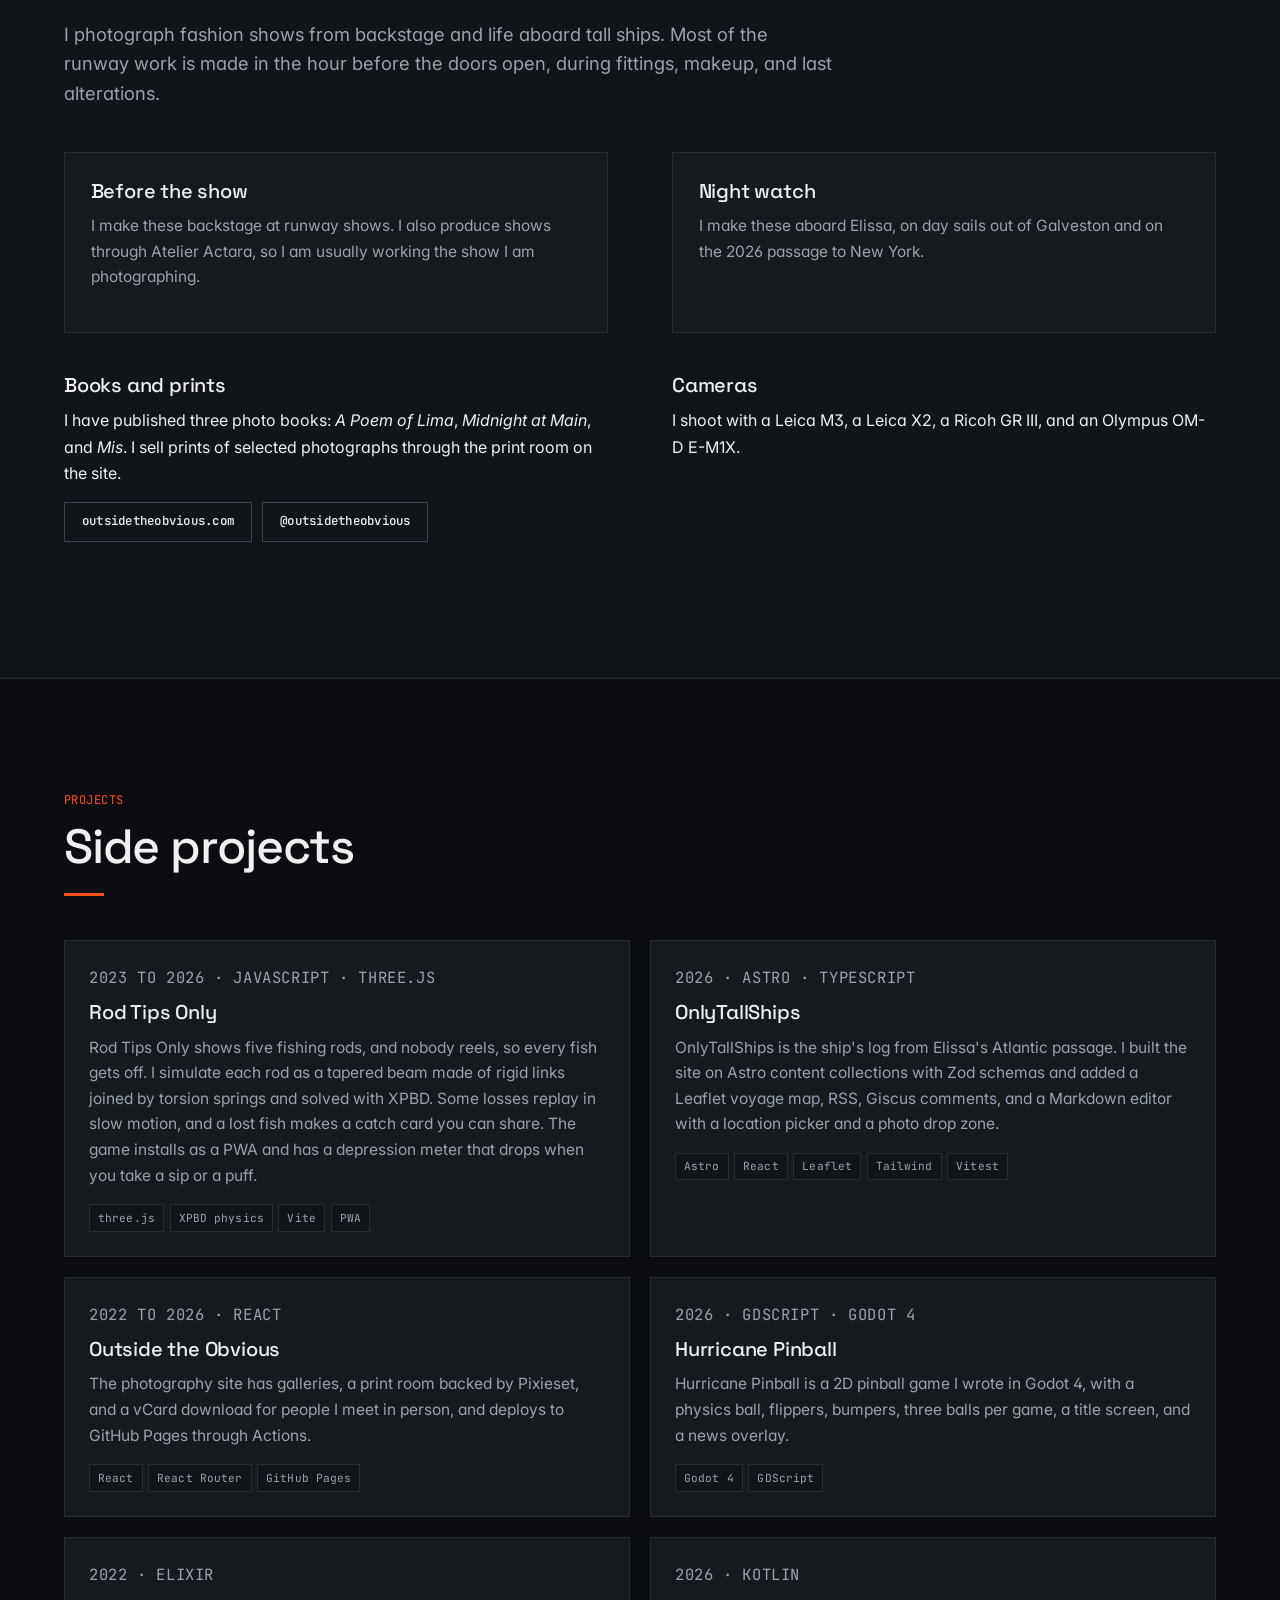
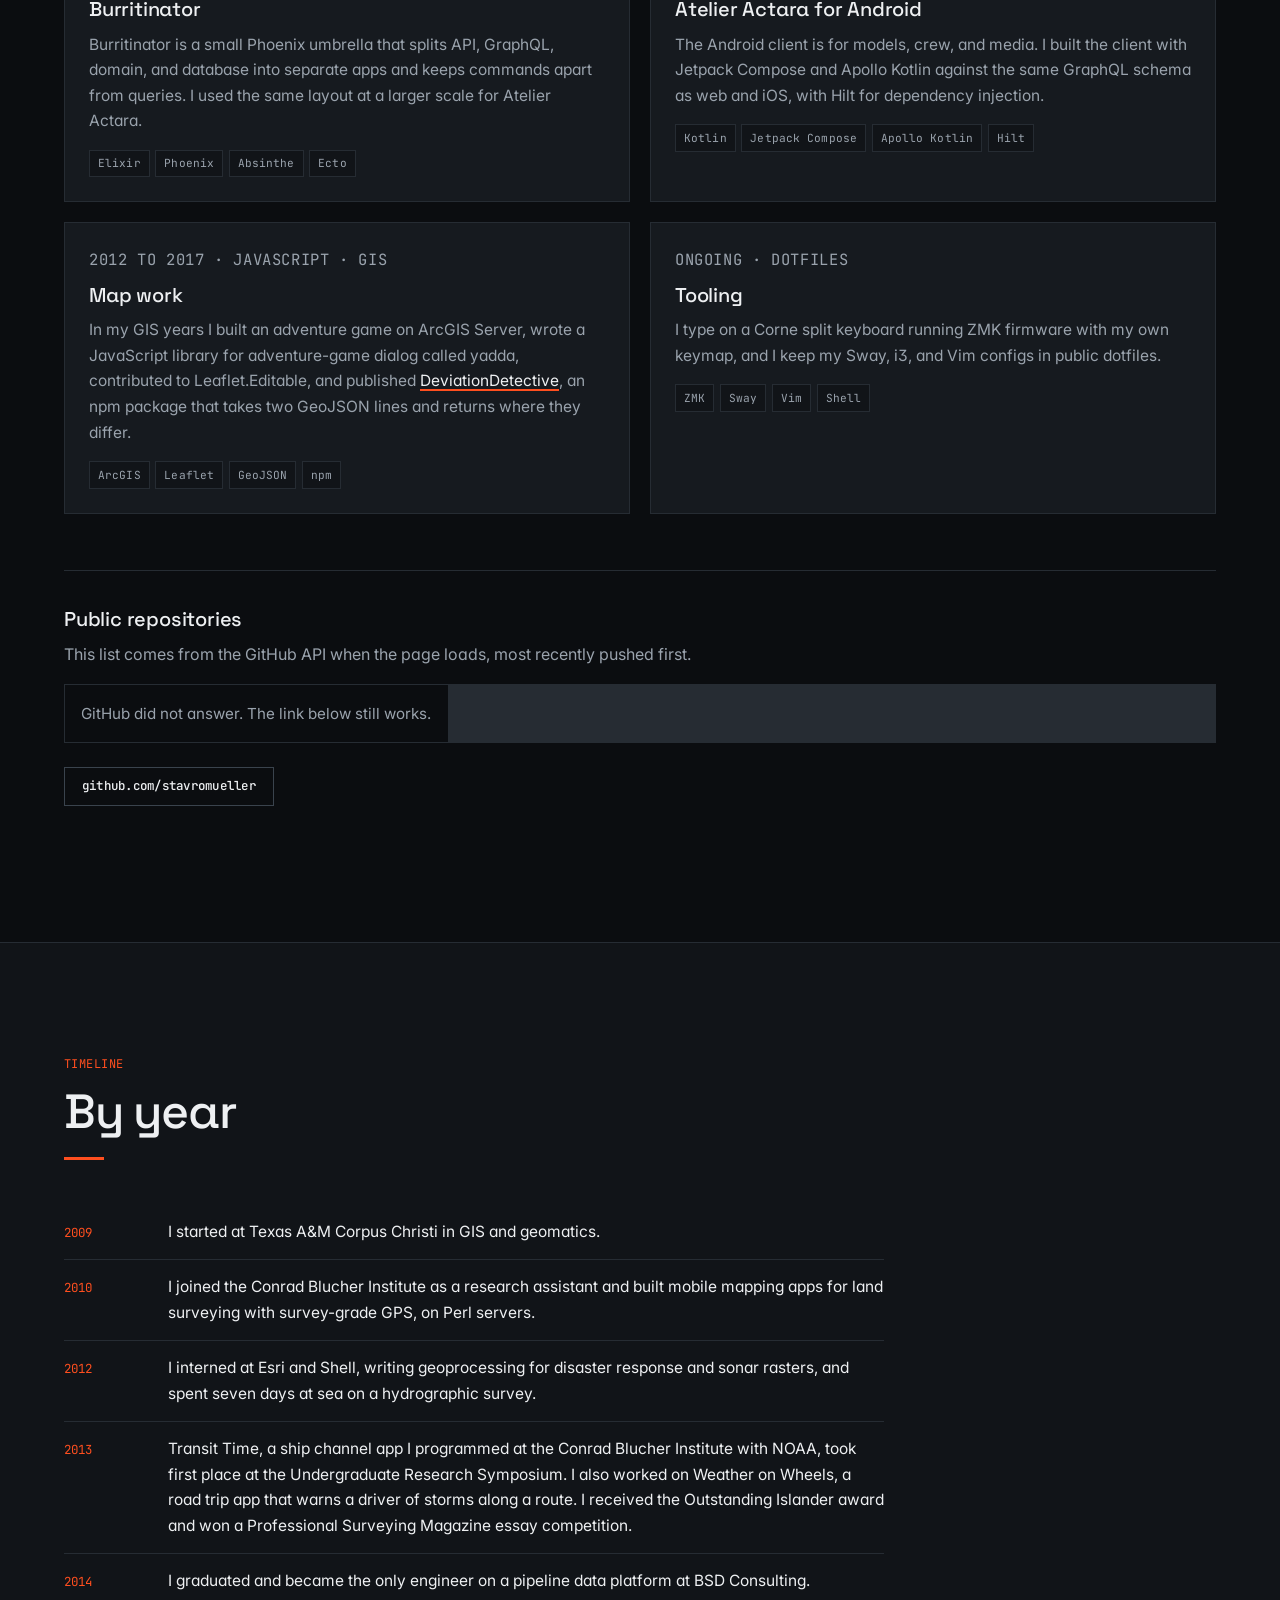
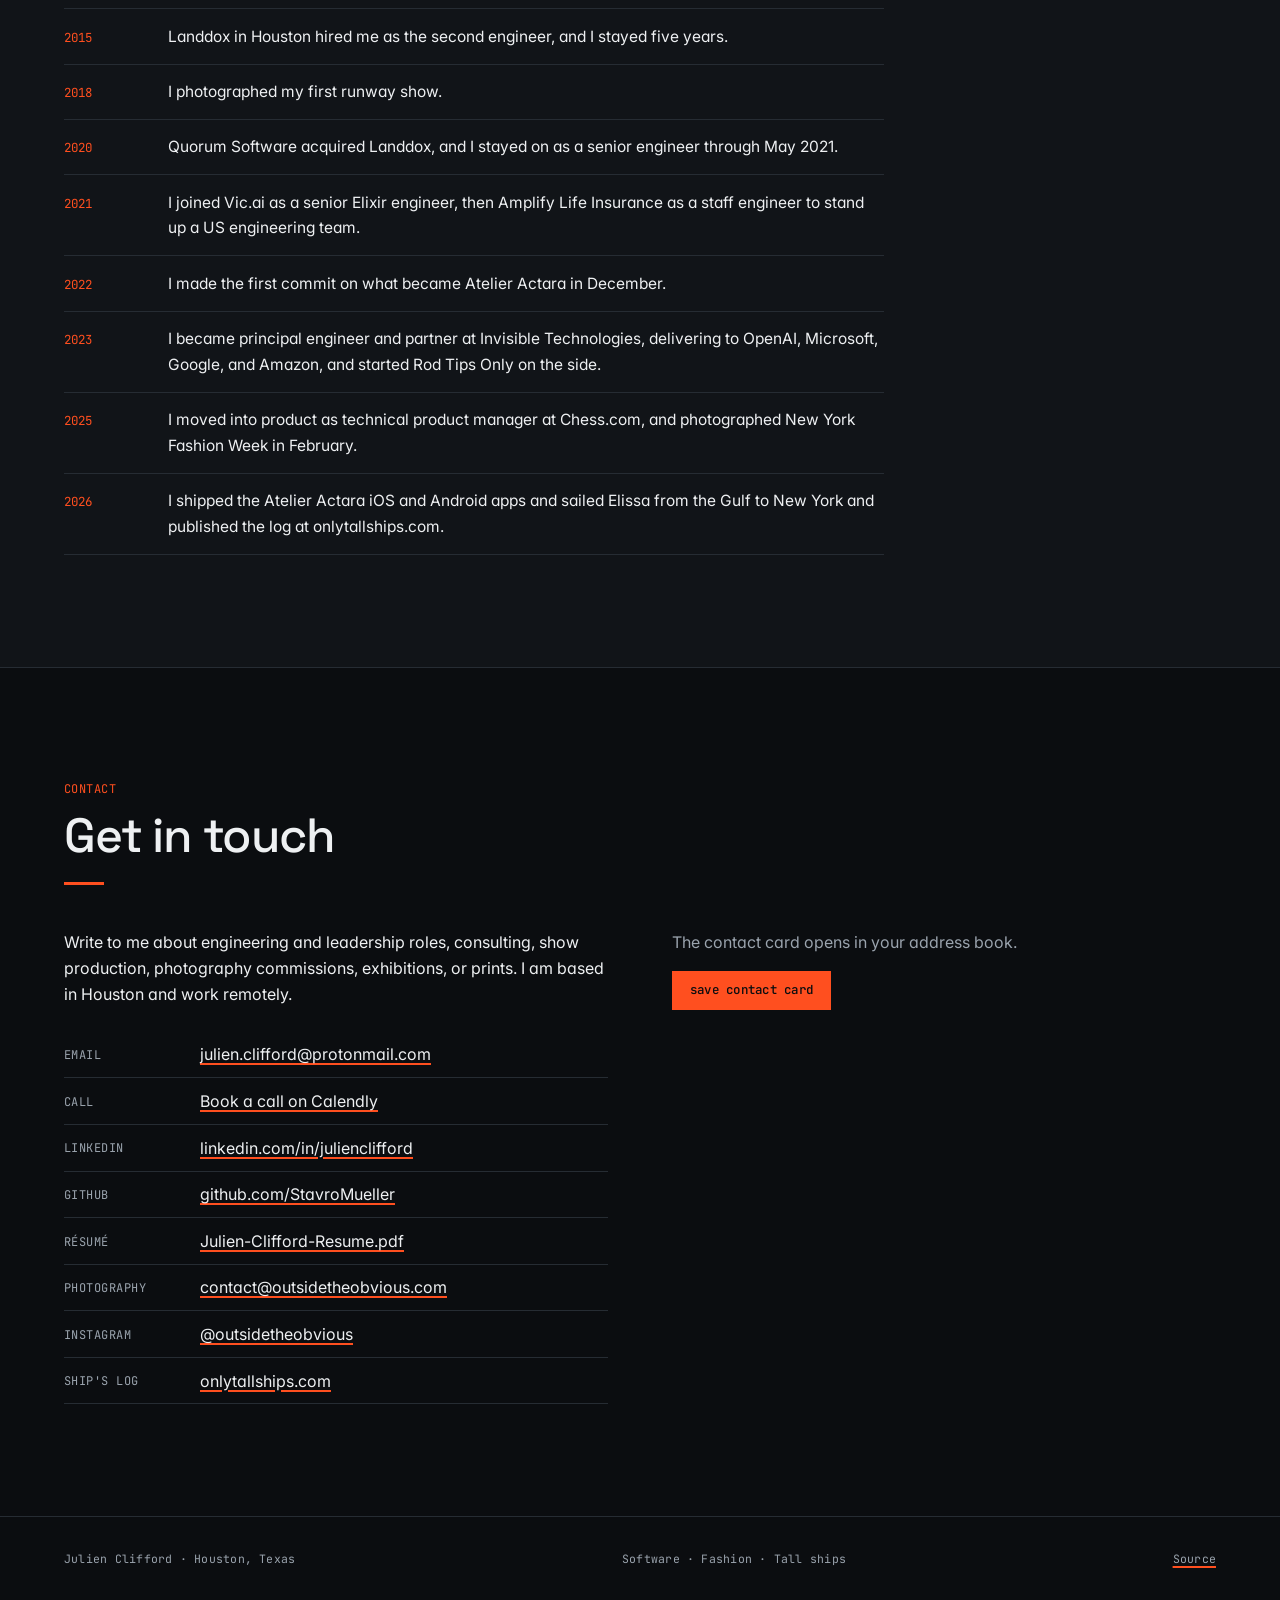
<file: docs/index.html>
<!DOCTYPE html>
<html lang="en">
<head>
  <meta charset="utf-8" />
  <meta name="viewport" content="width=device-width, initial-scale=1" />
  <title>Julien Clifford · Principal software engineer, Houston</title>
  <meta name="description" content="Julien Clifford is a principal software engineer in Houston, Texas with over 15 years in production software. He has managed engineering teams at Chess.com, Invisible Technologies, and Amplify Life Insurance, founded Atelier Actara, builds in Elixir, Phoenix, React, and TypeScript, photographs fashion shows, and crews the 1877 barque Elissa. Open to engineering leadership, principal engineer, and consulting roles." />
  <meta name="author" content="Julien Clifford" />
  <meta name="keywords" content="Julien Clifford, software engineer, engineering manager, principal engineer, technical product manager, Elixir, Phoenix, React, TypeScript, PostgreSQL, AWS, Houston, remote, Atelier Actara, fashion photographer, tall ship crew" />
  <meta name="robots" content="index, follow, max-snippet:-1, max-image-preview:large" />
  <link rel="canonical" href="https://jpclifford.com/" />
  <link rel="alternate" type="text/plain" href="https://jpclifford.com/llms.txt" title="Plain-text summary for language models" />
  <link rel="author" href="https://jpclifford.com/" />
  <link rel="me" href="https://github.com/StavroMueller" />
  <link rel="me" href="https://linkedin.com/in/julienclifford" />
  <link rel="me" href="https://instagram.com/outsidetheobvious" />
  <meta property="og:site_name" content="Julien Clifford" />
  <meta property="og:title" content="Julien Clifford · Principal software engineer, Houston" />
  <meta property="og:description" content="Over 15 years in production software. Managed teams at Chess.com, Invisible Technologies, and Amplify. Founder of Atelier Actara. Fashion photographer and tall ship crew. Open to leadership and consulting roles." />
  <meta property="og:type" content="profile" />
  <meta property="profile:first_name" content="Julien" />
  <meta property="profile:last_name" content="Clifford" />
  <meta property="og:url" content="https://jpclifford.com/" />
  <meta property="og:image" content="https://jpclifford.com/portrait.jpg" />
  <meta property="og:image:alt" content="Julien Clifford" />
  <meta property="og:locale" content="en_US" />
  <meta name="twitter:card" content="summary_large_image" />
  <meta name="twitter:title" content="Julien Clifford · Principal software engineer, Houston" />
  <meta name="twitter:description" content="Over 15 years in production software. Managed teams at Chess.com, Invisible Technologies, and Amplify. Founder of Atelier Actara. Open to leadership and consulting roles." />
  <meta name="twitter:image" content="https://jpclifford.com/portrait.jpg" />
  <meta name="theme-color" content="#0b0d10" />
  <script type="application/ld+json">
  {
    "@context": "https://schema.org",
    "@graph": [
      {
        "@type": "Person",
        "@id": "https://jpclifford.com/#person",
        "name": "Julien Clifford",
        "alternateName": ["J. P. Clifford", "Julien P. Clifford"],
        "url": "https://jpclifford.com/",
        "sameAs": [
          "https://linkedin.com/in/julienclifford",
          "https://github.com/StavroMueller",
          "https://instagram.com/outsidetheobvious",
          "https://outsidetheobvious.com",
          "https://onlytallships.com"
        ],
        "image": "https://jpclifford.com/portrait.jpg",
        "email": "mailto:julien.clifford@protonmail.com",
        "jobTitle": "Founder and principal engineer",
        "description": "Principal software engineer with over 15 years in production software. Has managed engineering teams at Chess.com, Invisible Technologies, and Amplify Life Insurance. Founder of Atelier Actara, a platform that manages fashion show production. Builds in Elixir, Phoenix, React, TypeScript, and PostgreSQL on AWS and Google Cloud. Fashion photographer under Outside the Obvious and crew aboard the 1877 barque Elissa. Open to engineering leadership, principal engineer, and consulting roles, remote or in Houston.",
        "address": {
          "@type": "PostalAddress",
          "addressLocality": "Houston",
          "addressRegion": "TX",
          "addressCountry": "US"
        },
        "worksFor": {
          "@type": "Organization",
          "name": "Atelier Actara",
          "url": "https://atelieractara.com"
        },
        "alumniOf": {
          "@type": "CollegeOrUniversity",
          "name": "Texas A&M University-Corpus Christi",
          "sameAs": "https://www.tamucc.edu/"
        },
        "hasOccupation": [
          {
            "@type": "Occupation",
            "name": "Software engineering manager",
            "occupationLocation": { "@type": "City", "name": "Houston" },
            "skills": "Engineering management, technical hiring, release planning, Scrum, code review standards, test automation, AI-assisted development standards"
          },
          {
            "@type": "Occupation",
            "name": "Principal software engineer",
            "skills": "Elixir, Phoenix, OTP, Absinthe GraphQL, Ecto, Node, PHP, React, Redux, Angular, TypeScript, PostgreSQL, AWS, Google Cloud, Terraform, Docker, Fly.io, multi-tenant systems, API design"
          },
          {
            "@type": "Occupation",
            "name": "Fashion photographer"
          }
        ],
        "knowsAbout": [
          "Elixir", "Phoenix Framework", "OTP", "GraphQL", "React", "TypeScript", "PostgreSQL",
          "Amazon Web Services", "Google Cloud", "Terraform", "Docker",
          "Engineering management", "Technical product management", "Multi-tenant architecture",
          "Test automation", "AI-assisted software development", "Geographic information systems",
          "Fashion photography", "Fashion show production", "Tall ship sailing"
        ],
        "knowsLanguage": "en",
        "nationality": { "@type": "Country", "name": "United States" },
        "sameAs": [
          "https://linkedin.com/in/julienclifford",
          "https://github.com/StavroMueller",
          "https://instagram.com/outsidetheobvious",
          "https://onlytallships.com",
          "https://outsidetheobvious.com"
        ],
        "subjectOf": {
          "@type": "DigitalDocument",
          "name": "Julien Clifford résumé",
          "url": "https://jpclifford.com/Julien-Clifford-Resume.pdf",
          "encodingFormat": "application/pdf"
        }
      },
      {
        "@type": "WebSite",
        "@id": "https://jpclifford.com/#website",
        "url": "https://jpclifford.com/",
        "name": "Julien Clifford",
        "inLanguage": "en",
        "publisher": { "@id": "https://jpclifford.com/#person" }
      },
      {
        "@type": "ProfilePage",
        "@id": "https://jpclifford.com/#page",
        "url": "https://jpclifford.com/",
        "name": "Julien Clifford · Principal software engineer, Houston",
        "isPartOf": { "@id": "https://jpclifford.com/#website" },
        "mainEntity": { "@id": "https://jpclifford.com/#person" },
        "about": { "@id": "https://jpclifford.com/#person" },
        "dateModified": "2026-11-11"
      }
    ]
  }
  </script>
  <link rel="icon" href="data:image/svg+xml,<svg xmlns='http://www.w3.org/2000/svg' viewBox='0 0 100 100'><rect width='100' height='100' fill='%230b0d10'/><text x='50' y='68' font-size='52' text-anchor='middle' fill='%23ff4f1f' font-family='Helvetica,Arial,sans-serif' font-weight='bold'>jc</text></svg>" />
  <link rel="preconnect" href="https://fonts.googleapis.com" />
  <link rel="preconnect" href="https://fonts.gstatic.com" crossorigin />
  <link href="https://fonts.googleapis.com/css2?family=Space+Grotesk:wght@500&family=Inter:wght@400;500;600&family=JetBrains+Mono:wght@400;500&display=swap" rel="stylesheet" />
  <link rel="stylesheet" href="style.css" />
</head>
<body>
  <a href="#main" class="skip-link">Skip to content</a>

  <header class="masthead">
    <nav class="nav" aria-label="Main navigation">
      <a href="#top" class="nav-name">Julien Clifford</a>
      <button class="nav-toggle" aria-expanded="false" aria-controls="nav-menu" aria-label="Toggle navigation">
        <span></span><span></span>
      </button>
      <ul class="nav-links" id="nav-menu">
        <li><a href="#work">Work</a></li>
        <li><a href="#atelier">Atelier Actara</a></li>
        <li><a href="#experience">Experience</a></li>
        <li><a href="#sea">At sea</a></li>
        <li><a href="#photo">Photography</a></li>
        <li><a href="#projects">Projects</a></li>
        <li><a href="#contact">Contact</a></li>
        <li><a href="https://fun.jpclifford.com" target="_blank" rel="noopener">fun!</a></li>
      </ul>
    </nav>
  </header>

  <main id="main">

    <!-- ============================ HERO ============================ -->
    <section id="top" class="hero">
      <div class="hero-grid">
        <div class="hero-copy">
          <p class="label">Houston, Texas</p>
          <h1 class="display">Julien Clifford</h1>
          <p class="tagline">I write software, photograph fashion shows, and crew a tall ship.</p>
          <p class="lede">
            I founded Atelier Actara, a platform that manages fashion show production. Before that,
            over 15 years in production software as an engineer and a manager at Chess.com,
            Invisible Technologies, and Amplify. I have
            photographed fashion as Outside the Obvious since 2018, and I crew <em>Elissa</em>,
            the 1877 barque that sails out of Galveston.
          </p>
          <div class="hero-actions">
            <a href="#atelier" class="btn btn-primary">Atelier Actara</a>
            <a href="#experience" class="btn">Experience</a>
            <a href="Julien-Clifford-Resume.pdf" class="btn">Résumé (PDF)</a>
            <a href="#contact" class="btn">Contact</a>
            <a href="https://calendly.com/julienclifford/coffee" class="btn" target="_blank" rel="noopener">Book a call</a>
          </div>
        </div>
        <figure class="hero-portrait">
          <img src="portrait.jpg" alt="Julien Clifford working on a laptop on the deck of Elissa in New York Harbor, with the Statue of Liberty behind" width="1195" height="1593" loading="eager" />
        </figure>
      </div>

    </section>

    <!-- ============================ WORK ============================ -->
    <section id="work" class="section">
      <header class="section-head">
        <p class="label">Work</p>
        <h2 class="headline">What I do</h2>
      </header>

      <div class="three-up">
        <article class="card">
          <h3 class="title">Software</h3>
          <p>
            I build in Elixir and Phoenix, React and TypeScript, Python, and Postgres, with
            native iOS and Android when a product needs them. At Atelier Actara I build
            the back end, the web app, and the iOS and Android apps.
          </p>
          <ul class="tags">
            <li>Elixir</li><li>Phoenix</li><li>OTP</li><li>Absinthe GraphQL</li><li>Postgres</li>
            <li>React</li><li>TypeScript</li><li>Swift</li><li>Kotlin</li><li>AWS</li><li>Terraform</li><li>Fly.io</li>
          </ul>
        </article>

        <article class="card">
          <h3 class="title">Photography</h3>
          <p>
            I publish fashion photography as
            <a href="https://outsidetheobvious.com" target="_blank" rel="noopener">Outside the Obvious</a>:
            more than ninety runway shows in Houston and at New York Fashion Week since 2018,
            three photo books, and prints. Part of the work is on film, which I develop myself.
          </p>
          <ul class="tags">
            <li>Runway</li><li>Backstage</li><li>Editorial</li><li>Street</li><li>Film</li><li>Prints</li>
          </ul>
        </article>

        <article class="card">
          <h3 class="title">Sailing</h3>
          <p>
            Aboard <em>Elissa</em> I stand watches, work aloft, and handle sail. In June 2026
            I was on her passage up the Atlantic coast to New York and kept the ship's log at
            <a href="https://onlytallships.com" target="_blank" rel="noopener">onlytallships.com</a>.
          </p>
          <ul class="tags">
            <li>Square rig</li><li>Night watch</li><li>Aloft</li><li>Sail handling</li><li>Ship's log</li>
          </ul>
        </article>
      </div>
    </section>

    <!-- ============================ ATELIER ACTARA ============================ -->
    <section id="atelier" class="section section-dark">
      <header class="section-head">
        <p class="label">Atelier Actara</p>
        <h2 class="headline">A platform that manages fashion show production</h2>
        <p class="lede">
          On Atelier Actara, producers build the lineup and walk order, assign looks, plan the venue, and run the guest list and check-in.
          Agency bookers manage a roster across many shows. Models, crew, and media confirm
          their own bookings and read their own call times. Agencies, brands, and venues work
          the same show without seeing each other's data. I made the first commit in December
          2022 and built the platform alongside full-time roles for three and a half years, and
          three shows have run on the platform.
        </p>
      </header>

      <div class="two-col">
        <div>
          <h3 class="title">Who uses the platform</h3>
          <p>
            The customers are production houses, independent producers, modeling agencies, and
            fashion week organizers. Each show's public page, with talent profiles and
            producer-confirmed credits, stays up free as a record of who worked the show.
          </p>

          <h3 class="title" style="margin-top:2rem">How the platform is built</h3>
          <p>
            An Elixir back end, split into separate apps for shows, people, permissions,
            venues, guests, messaging, billing, and imports, with one GraphQL API in front.
            Web, native iOS, native Android, and a command-line admin tool all use that API,
            so business rules live in one place.
          </p>
        </div>
        <div>
          <h3 class="title">How I work</h3>
          <p>
            I build Atelier Actara with AI coding agents. I wrote what they work from: <strong>engineering
            conventions, product rules, and design rules</strong>, kept in
            the repository. I wrote custom skills for a conventions audit, a usability audit
            against user personas, keeping the iOS app in step with web, and auditing the
            financial model. A hook re-sends my working rules to an agent on each turn, and
            checks run before a change ships: one rejects copy that reads as machine-written,
            and one holds colors to the design tokens. Agents work against back-end and browser
            test suites. A
            set of agents playing CEO, PM, CTO, developer, QA, and COO run sprint loops against the
            repository and coordinate through shared files, and I review what they produce.
          </p>

          <h3 class="title" style="margin-top:2rem">What else I own</h3>
          <p>
            I <strong>set pricing</strong>, <strong>wrote a financial plan</strong> and investor materials, and <strong>designed the brand,
            design system, and merchandise</strong>. I also produce shows through the platform, which is where most
            feature requests come from.
          </p>

          <dl class="fact-list" style="margin-top:2rem">
            <div><dt>First commit</dt><dd>December 2022</dd></div>
            <div><dt>Clients</dt><dd>Web, iOS, Android, CLI</dd></div>
            <div><dt>Site</dt><dd><a href="https://atelieractara.com" target="_blank" rel="noopener">atelieractara.com</a></dd></div>
          </dl>
        </div>
      </div>
    </section>

    <!-- ============================ EXPERIENCE ============================ -->
    <section id="experience" class="section section-alt">
      <header class="section-head">
        <p class="label">Experience</p>
        <h2 class="headline">Over 15 years in production software</h2>
        <p class="lede">
          Engineers have reported to me at Chess.com, Invisible Technologies, and Amplify
          Life Insurance. I have <strong>stood up engineering teams, chosen stacks, and owned
          architecture, hiring, process, pricing, and a financial plan</strong>. Before that I built energy and industrial software in Houston
          at Landdox, Quorum, and BSD Consulting. The
          <a href="Julien-Clifford-Resume.pdf">résumé</a> has the full version.
        </p>
      </header>

      <ol class="jobs">
        <li class="job">
          <div class="job-when"><span class="date">Dec 2022 to now</span></div>
          <div>
            <h3 class="title">Atelier Actara <span class="role">Founder and principal engineer · Remote</span></h3>
            <p>As founder I <strong>wrote the Elixir back end, the web, iOS, and Android apps</strong>, and a <strong>multi-tenant permission model</strong> under which agencies, brands, and venues share a show. The <a href="#atelier">section above</a> has the detail.</p>
          </div>
        </li>
        <li class="job">
          <div class="job-when"><span class="date">Jun 2025 to Apr 2026</span></div>
          <div>
            <h3 class="title">Chess.com <span class="role">Technical product manager · Remote</span></h3>
            <p>I <strong>managed three engineers and owned the new-user experience roadmap and release plan</strong>. I led the onboarding and Connect work streams, from spec to release, for <strong>millions of new players</strong>. I built a <strong>configuration layer that varies onboarding per player</strong>, choosing which steps a new player sees from that player's details, and runs experiments on those variations, and I added onboarding and activation metrics the team uses to judge funnel changes.</p>
          </div>
        </li>
        <li class="job">
          <div class="job-when"><span class="date">Mar 2023 to Feb 2025</span></div>
          <div>
            <h3 class="title">Invisible Technologies <span class="role">Principal engineer and partner · Remote</span></h3>
            <p>Invisible is an AI services company delivering to OpenAI, Microsoft, Google, and Amazon. I <strong>managed two engineering teams in parallel</strong>, four engineers reporting to me, and owned delivery, hiring, and performance for both. I <strong>set up QA</strong>: testing standards, documentation, and an automated suite that took <strong>coverage from zero to 85 percent</strong>. I designed and built a <strong>terms-of-service and statement-of-work system</strong> with in-app time tracking against each client contract, and worked in Python, Django, and Flask on services behind client work. I <strong>ran technical hiring</strong>, sourcing outside and promoting from within.</p>
          </div>
        </li>
        <li class="job">
          <div class="job-when"><span class="date">Sep 2021 to Jun 2022</span></div>
          <div>
            <h3 class="title">Amplify Life Insurance <span class="role">Staff engineer · Remote</span></h3>
            <p>I <strong>stood up Amplify's whole US engineering team</strong>: hiring, stack, and process. I <strong>managed three engineers</strong> and ran sprint planning, scoping, and retrospectives. I <strong>replaced a legacy stack with a company-wide Elixir API server and Postgres database</strong>, with continuous integration and tests from the first commit, built React and Redux front ends against that API, and <strong>wrote the team's code review policy</strong>.</p>
          </div>
        </li>
        <li class="job">
          <div class="job-when"><span class="date">Jun to Sep 2021</span></div>
          <div>
            <h3 class="title">Vic.ai <span class="role">Senior Elixir engineer · Remote</span></h3>
            <p>I shipped core Elixir for an early-stage startup and <strong>introduced retrospectives, documentation, and project planning</strong>. I built a CSV importer that handled arbitrary client file formats.</p>
          </div>
        </li>
        <li class="job">
          <div class="job-when"><span class="date">Oct 2020 to May 2021</span></div>
          <div>
            <h3 class="title">Quorum Software <span class="role">Senior software engineer · Houston</span></h3>
            <p>Quorum makes enterprise software for the energy industry and bought Landdox in 2020. I <strong>integrated Landdox into Quorum's enterprise codebase</strong>.</p>
          </div>
        </li>
        <li class="job">
          <div class="job-when"><span class="date">Jun 2015 to Oct 2020</span></div>
          <div>
            <h3 class="title">Landdox <span class="role">Full stack engineer, second engineer hired · Houston</span></h3>
            <p>Landdox made land management software for oil and gas. I <strong>planned and led major features</strong>: mapping, bulk data import, and a system that generated payment checks. I <strong>interviewed and hired engineers</strong>, and joined sales calls to answer technical questions. I worked across Elixir, Node, Angular, React, AWS, and Terraform.</p>
          </div>
        </li>
        <li class="job">
          <div class="job-when"><span class="date">2010 to 2015</span></div>
          <div>
            <h3 class="title">Earlier <span class="role">Maps and pipelines</span></h3>
            <p>At BSD Consulting I was the <strong>only engineer on a web platform for pipeline data</strong>, server and client, from prototype through delivery. Before that I was a research assistant at the Conrad Blucher Institute, where I built mobile mapping apps with Perl servers: land surveying tools with survey-grade GPS and RTK field collection, funded in part by NOAA; <strong>Transit Time</strong>, a mobile app for the Houston and Galveston ship channel built with NOAA, which took first place at the 2013 Undergraduate Research Symposium; and <strong>Weather on Wheels</strong>, a road trip app that warns a driver of storms forecast along a route. I interned at Esri, writing geoprocessing scripts for disaster response, and at Shell, writing Python automation for spatial data pipelines and raster generation from raw sonar, which included <strong>seven days at sea on a hydrographic survey</strong>.</p>
          </div>
        </li>
      </ol>

      <div class="two-col" style="margin-top:3rem">
        <div>
          <h3 class="title">Technical</h3>
          <dl class="fact-list">
            <div><dt>Backend</dt><dd>Elixir and Phoenix, OTP, Absinthe GraphQL, Ecto, Python, Django, Flask, Node, PHP, PostgreSQL</dd></div>
            <div><dt>Frontend</dt><dd>React, Redux, React Router, Angular, TypeScript, MUI, Tailwind</dd></div>
            <div><dt>Platform</dt><dd>AWS, Google Cloud, Terraform, Docker, Fly.io, CI and CD pipelines</dd></div>
            <div><dt>Delivery</dt><dd>Scrum and sprint planning, release planning, code review standards, test automation (ExUnit, Playwright, Vitest), technical hiring</dd></div>
          </dl>
        </div>
        <div>
          <h3 class="title">Education</h3>
          <dl class="fact-list">
            <div><dt>2009 to 2014</dt><dd>Texas A&amp;M University, Corpus Christi. Bachelor of Science, Geographic Information Science and Geomatics.</dd></div>
          </dl>
        </div>
      </div>
    </section>


    <!-- ============================ AT SEA ============================ -->
    <section id="sea" class="section">
      <header class="section-head">
        <p class="label">At sea</p>
        <h2 class="headline">Crew aboard <em>Elissa</em></h2>
        <p class="lede">
          <em>Elissa</em> is a three-masted iron barque built in Aberdeen in 1877, kept sailing
          today by the Galveston Historical Foundation on day sails in the Gulf.
        </p>
      </header>

      <div class="two-col">
        <div>
          <h3 class="title">The 2026 passage</h3>
          <p>
            In June 2026 she sailed from the Gulf up the Atlantic coast to New York, and I was
            aboard. The passage rounded Cape Hatteras, went up Chesapeake Bay to Annapolis,
            through the C&amp;D Canal, and out Delaware Bay into the Atlantic for the run up
            the New Jersey coast.
          </p>
        </div>
        <div>
          <h3 class="title">onlytallships.com</h3>
          <p>
            I kept the ship's log for that passage underway and published the log at
            onlytallships.com. The site is built with Astro and has a Leaflet chart of every
            geotagged entry, an RSS feed, a guestbook, and a small browser editor for writing
            entries from the ship.
          </p>
          <p>
            <a href="https://onlytallships.com" target="_blank" rel="noopener" class="btn">Read the log</a>
          </p>
        </div>
      </div>
    </section>
    <!-- ============================ PHOTOGRAPHY ============================ -->
    <section id="photo" class="section section-alt">
      <header class="section-head">
        <p class="label">Photography</p>
        <h2 class="headline">Outside the Obvious</h2>
        <p class="lede">
          I photograph fashion shows from backstage and life aboard tall ships. Most of the
          runway work is made in the hour before the doors open, during fittings, makeup, and
          last alterations.
        </p>
      </header>

      <div class="two-col">
        <article class="card">
          <h3 class="title">Before the show</h3>
          <p>I make these backstage at runway shows. I also produce shows through Atelier Actara, so I am usually working the show I am photographing.</p>
        </article>
        <article class="card">
          <h3 class="title">Night watch</h3>
          <p>I make these aboard Elissa, on day sails out of Galveston and on the 2026 passage to New York.</p>
        </article>
      </div>

      <div class="two-col" style="margin-top:2.5rem">
        <div>
          <h3 class="title">Books and prints</h3>
          <p>I have published three photo books: <em>A Poem of Lima</em>, <em>Midnight at Main</em>, and <em>Mis</em>. I sell prints of selected photographs through the print room on the site.</p>
          <p>
            <a href="https://outsidetheobvious.com" target="_blank" rel="noopener" class="btn">outsidetheobvious.com</a>
            <a href="https://instagram.com/outsidetheobvious" target="_blank" rel="noopener" class="btn">@outsidetheobvious</a>
          </p>
        </div>
        <div>
          <h3 class="title">Cameras</h3>
          <p>I shoot with a Leica M3, a Leica X2, a Ricoh GR III, and an Olympus OM-D E-M1X.</p>
        </div>
      </div>
    </section>

    <!-- ============================ PROJECTS ============================ -->
    <section id="projects" class="section">
      <header class="section-head">
        <p class="label">Projects</p>
        <h2 class="headline">Side projects</h2>
      </header>

      <div class="project-grid">
        <article class="project">
          <p class="label">2023 to 2026 · JavaScript · three.js</p>
          <h3 class="title"><a href="https://rodtipsonly.com" target="_blank" rel="noopener">Rod Tips Only</a></h3>
          <p>Rod Tips Only shows five fishing rods, and nobody reels, so every fish gets off. I simulate each rod as a tapered beam made of rigid links joined by torsion springs and solved with XPBD. Some losses replay in slow motion, and a lost fish makes a catch card you can share. The game installs as a PWA and has a depression meter that drops when you take a sip or a puff.</p>
          <ul class="tags"><li>three.js</li><li>XPBD physics</li><li>Vite</li><li>PWA</li></ul>
        </article>

        <article class="project">
          <p class="label">2026 · Astro · TypeScript</p>
          <h3 class="title"><a href="https://onlytallships.com" target="_blank" rel="noopener">OnlyTallShips</a></h3>
          <p>OnlyTallShips is the ship's log from Elissa's Atlantic passage. I built the site on Astro content collections with Zod schemas and added a Leaflet voyage map, RSS, Giscus comments, and a Markdown editor with a location picker and a photo drop zone.</p>
          <ul class="tags"><li>Astro</li><li>React</li><li>Leaflet</li><li>Tailwind</li><li>Vitest</li></ul>
        </article>

        <article class="project">
          <p class="label">2022 to 2026 · React</p>
          <h3 class="title"><a href="https://outsidetheobvious.com" target="_blank" rel="noopener">Outside the Obvious</a></h3>
          <p>The photography site has galleries, a print room backed by Pixieset, and a vCard download for people I meet in person, and deploys to GitHub Pages through Actions.</p>
          <ul class="tags"><li>React</li><li>React Router</li><li>GitHub Pages</li></ul>
        </article>

        <article class="project">
          <p class="label">2026 · GDScript · Godot 4</p>
          <h3 class="title"><a href="https://github.com/StavroMueller/hurricanegame" target="_blank" rel="noopener">Hurricane Pinball</a></h3>
          <p>Hurricane Pinball is a 2D pinball game I wrote in Godot 4, with a physics ball, flippers, bumpers, three balls per game, a title screen, and a news overlay.</p>
          <ul class="tags"><li>Godot 4</li><li>GDScript</li></ul>
        </article>

        <article class="project">
          <p class="label">2022 · Elixir</p>
          <h3 class="title"><a href="https://github.com/StavroMueller/burritinator" target="_blank" rel="noopener">Burritinator</a></h3>
          <p>Burritinator is a small Phoenix umbrella that splits API, GraphQL, domain, and database into separate apps and keeps commands apart from queries. I used the same layout at a larger scale for Atelier Actara.</p>
          <ul class="tags"><li>Elixir</li><li>Phoenix</li><li>Absinthe</li><li>Ecto</li></ul>
        </article>

        <article class="project">
          <p class="label">2026 · Kotlin</p>
          <h3 class="title">Atelier Actara for Android</h3>
          <p>The Android client is for models, crew, and media. I built the client with Jetpack Compose and Apollo Kotlin against the same GraphQL schema as web and iOS, with Hilt for dependency injection.</p>
          <ul class="tags"><li>Kotlin</li><li>Jetpack Compose</li><li>Apollo Kotlin</li><li>Hilt</li></ul>
        </article>

        <article class="project">
          <p class="label">2012 to 2017 · JavaScript · GIS</p>
          <h3 class="title">Map work</h3>
          <p>In my GIS years I built an adventure game on ArcGIS Server, wrote a JavaScript library for adventure-game dialog called yadda, contributed to Leaflet.Editable, and published <a href="https://github.com/StavroMueller/DeviationDetective" target="_blank" rel="noopener">DeviationDetective</a>, an npm package that takes two GeoJSON lines and returns where they differ.</p>
          <ul class="tags"><li>ArcGIS</li><li>Leaflet</li><li>GeoJSON</li><li>npm</li></ul>
        </article>

        <article class="project">
          <p class="label">Ongoing · Dotfiles</p>
          <h3 class="title"><a href="https://github.com/StavroMueller/zmk-config" target="_blank" rel="noopener">Tooling</a></h3>
          <p>I type on a Corne split keyboard running ZMK firmware with my own keymap, and I keep my Sway, i3, and Vim configs in public dotfiles.</p>
          <ul class="tags"><li>ZMK</li><li>Sway</li><li>Vim</li><li>Shell</li></ul>
        </article>
      </div>

      <div class="repos">
        <h3 class="title">Public repositories</h3>
        <p class="muted">This list comes from the GitHub API when the page loads, most recently pushed first.</p>
        <ul id="repo-list" class="repo-list" aria-live="polite">
          <li class="muted">Loading…</li>
        </ul>
        <p><a href="https://github.com/StavroMueller" target="_blank" rel="noopener" class="btn">github.com/StavroMueller</a></p>
      </div>
    </section>

    <!-- ============================ TIMELINE ============================ -->
    <section id="timeline" class="section section-dark">
      <header class="section-head">
        <p class="label">Timeline</p>
        <h2 class="headline">By year</h2>
      </header>
      <ol class="timeline">
        <li><span class="date">2009</span><span>I started at Texas A&amp;M Corpus Christi in GIS and geomatics.</span></li>
        <li><span class="date">2010</span><span>I joined the Conrad Blucher Institute as a research assistant and built mobile mapping apps for land surveying with survey-grade GPS, on Perl servers.</span></li>
        <li><span class="date">2012</span><span>I interned at Esri and Shell, writing geoprocessing for disaster response and sonar rasters, and spent seven days at sea on a hydrographic survey.</span></li>
        <li><span class="date">2013</span><span>Transit Time, a ship channel app I programmed at the Conrad Blucher Institute with NOAA, took first place at the Undergraduate Research Symposium. I also worked on Weather on Wheels, a road trip app that warns a driver of storms along a route. I received the Outstanding Islander award and won a Professional Surveying Magazine essay competition.</span></li>
        <li><span class="date">2014</span><span>I graduated and became the only engineer on a pipeline data platform at BSD Consulting.</span></li>
        <li><span class="date">2015</span><span>Landdox in Houston hired me as the second engineer, and I stayed five years.</span></li>
        <li><span class="date">2018</span><span>I photographed my first runway show.</span></li>
        <li><span class="date">2020</span><span>Quorum Software acquired Landdox, and I stayed on as a senior engineer through May 2021.</span></li>
        <li><span class="date">2021</span><span>I joined Vic.ai as a senior Elixir engineer, then Amplify Life Insurance as a staff engineer to stand up a US engineering team.</span></li>
        <li><span class="date">2022</span><span>I made the first commit on what became Atelier Actara in December.</span></li>
        <li><span class="date">2023</span><span>I became principal engineer and partner at Invisible Technologies, delivering to OpenAI, Microsoft, Google, and Amazon, and started Rod Tips Only on the side.</span></li>
        <li><span class="date">2025</span><span>I moved into product as technical product manager at Chess.com, and photographed New York Fashion Week in February.</span></li>
        <li><span class="date">2026</span><span>I shipped the Atelier Actara iOS and Android apps and sailed Elissa from the Gulf to New York and published the log at onlytallships.com.</span></li>
      </ol>
    </section>

    <!-- ============================ CONTACT ============================ -->
    <section id="contact" class="section">
      <header class="section-head">
        <p class="label">Contact</p>
        <h2 class="headline">Get in touch</h2>
      </header>
      <div class="two-col">
        <div>
          <p>
            Write to me about engineering and leadership roles, consulting, show production,
            photography commissions, exhibitions, or prints. I am based in Houston and work remotely.
          </p>
          <ul class="contact-list">
            <li><span class="label">Email</span><a href="mailto:julien.clifford@protonmail.com">julien.clifford@protonmail.com</a></li>
            <li><span class="label">Call</span><a href="https://calendly.com/julienclifford/coffee" target="_blank" rel="noopener">Book a call on Calendly</a></li>
            <li><span class="label">LinkedIn</span><a href="https://linkedin.com/in/julienclifford" target="_blank" rel="noopener">linkedin.com/in/julienclifford</a></li>
            <li><span class="label">GitHub</span><a href="https://github.com/StavroMueller" target="_blank" rel="noopener">github.com/StavroMueller</a></li>
            <li><span class="label">Résumé</span><a href="Julien-Clifford-Resume.pdf">Julien-Clifford-Resume.pdf</a></li>
            <li><span class="label">Photography</span><a href="mailto:contact@outsidetheobvious.com">contact@outsidetheobvious.com</a></li>
            <li><span class="label">Instagram</span><a href="https://instagram.com/outsidetheobvious" target="_blank" rel="noopener">@outsidetheobvious</a></li>
            <li><span class="label">Ship's log</span><a href="https://onlytallships.com" target="_blank" rel="noopener">onlytallships.com</a></li>
          </ul>
        </div>
        <div>
          <p class="muted">The contact card opens in your address book.</p>
          <button type="button" id="vcard" class="btn btn-primary">Save contact card</button>
        </div>
      </div>
    </section>
  </main>

  <footer class="footer">
    <span>Julien Clifford · Houston, Texas</span>
    <span>Software · Fashion · Tall ships</span>
    <span><a href="https://github.com/StavroMueller/jpclifford.com" target="_blank" rel="noopener">Source</a></span>
  </footer>

  <script src="main.js" defer></script>
</body>
</html>
</file>
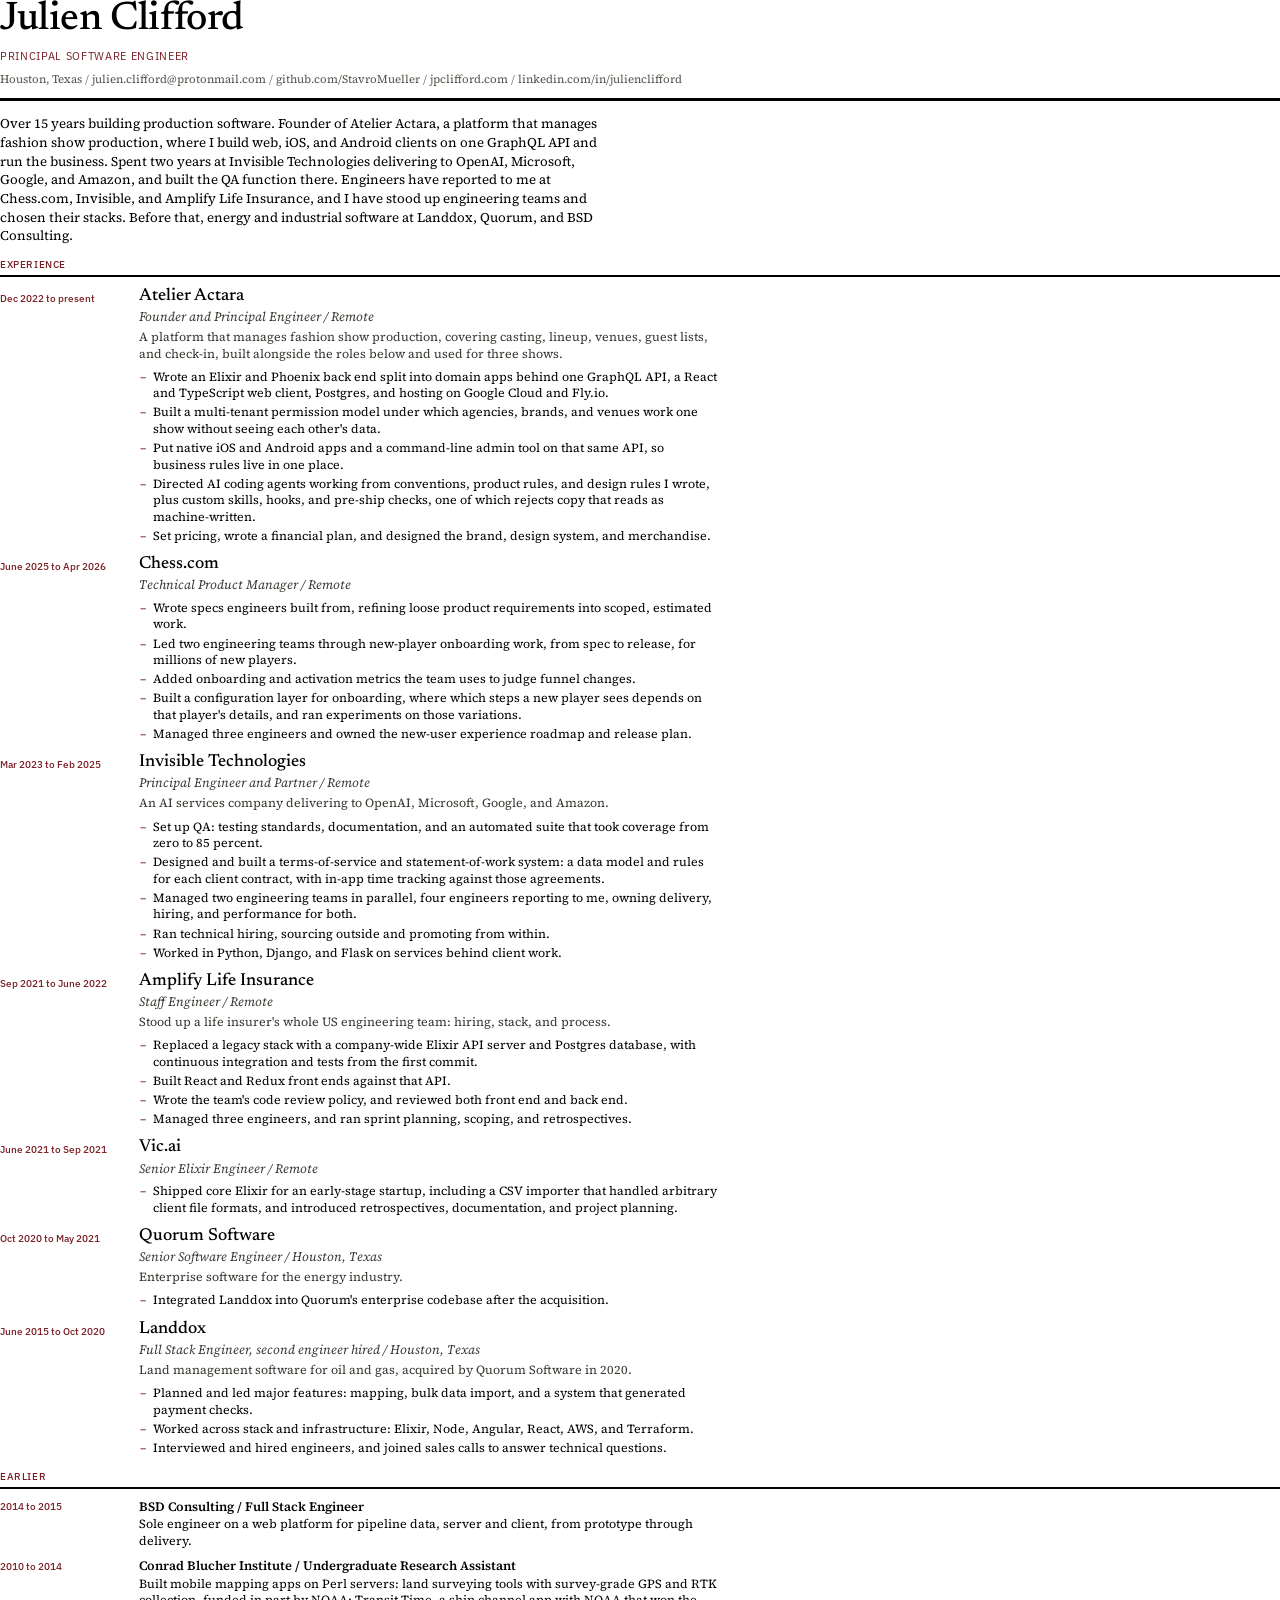
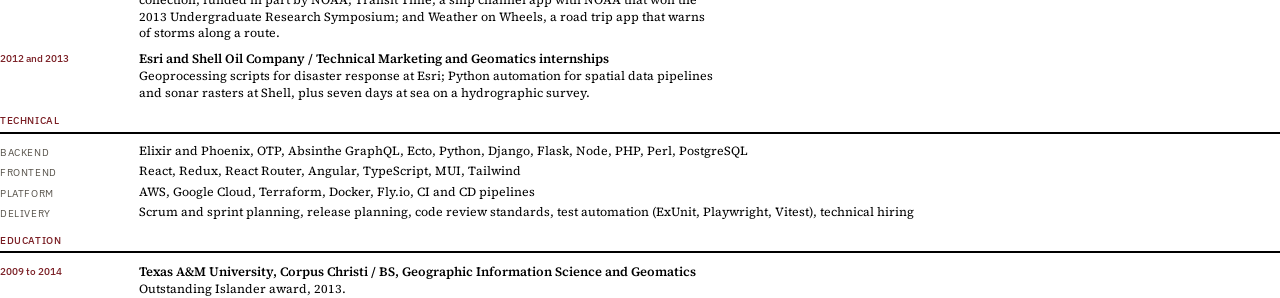
<file: resume/resume.html>
<!DOCTYPE html>
<html lang="en">
<head>
<meta charset="utf-8">
<title>Julien Clifford</title>
<style>
  @font-face { font-family: "Newsreader"; font-weight: 500; font-style: normal; src: url("fonts/newsreader-500.ttf") format("truetype"); }
  @font-face { font-family: "Source Serif 4"; font-weight: 400; font-style: normal; src: url("fonts/source-serif-4-400.ttf") format("truetype"); }
  @font-face { font-family: "Source Serif 4"; font-weight: 600; font-style: normal; src: url("fonts/source-serif-4-600.ttf") format("truetype"); }
  @font-face { font-family: "Source Serif 4"; font-weight: 400; font-style: italic; src: url("fonts/source-serif-4-italic-400.ttf") format("truetype"); }
  @font-face { font-family: "IBM Plex Sans"; font-weight: 400; font-style: normal; src: url("fonts/ibm-plex-sans-400.ttf") format("truetype"); }
  @font-face { font-family: "IBM Plex Sans"; font-weight: 500; font-style: normal; src: url("fonts/ibm-plex-sans-500.ttf") format("truetype"); }

  :root {
    --ink: #000000;
    --charcoal: #3A3631;
    --stone: #57524A;
    --rule: #BFBDB8;
    --rule-strong: #7A7368;
    --oxblood: #7A1E24;
    --display: "Newsreader", Georgia, serif;
    --body: "Source Serif 4", Georgia, serif;
    --label: "IBM Plex Sans", Helvetica, Arial, sans-serif;
  }

  @page { size: letter; margin: 0.45in 0.5in 0.42in 0.5in; }

  * { box-sizing: border-box; margin: 0; padding: 0; }
  html, body { background: #fff; color: var(--ink); -webkit-print-color-adjust: exact; print-color-adjust: exact; }
  body { font-family: var(--body); font-size: 9.3pt; line-height: 1.33; }

  a { color: inherit; text-decoration: none; }


  /* One rail width for every date, label and term on the page. */
  :root { --rail: 1.25in; --gutter: 14pt; --measure: 6.05in; }

  .name { font-family: var(--display); font-weight: 500; font-size: 30pt; line-height: 1; letter-spacing: -0.01em; }
  .title { font-family: var(--label); font-size: 8.4pt; letter-spacing: 0.06em; text-transform: uppercase; color: var(--oxblood); margin-top: 7pt; }
  .contact { font-size: 8.6pt; color: var(--stone); margin-top: 6pt; }
  .contact span + span::before { content: " / "; color: var(--rule-strong); }
  header { padding-bottom: 8pt; border-bottom: 3px solid var(--ink); }

  .summary { margin-top: 10pt; font-size: 10pt; line-height: 1.4; max-width: 6.3in; }

  section { margin-top: 10pt; }
  .section-label { font-family: var(--label); font-weight: 500; font-size: 7.4pt; letter-spacing: 0.06em; text-transform: uppercase; color: var(--oxblood); padding-bottom: 3pt; border-bottom: 2px solid var(--ink); margin-bottom: 7pt; }

  /* Jobs: dates hang in the left rail, the text sits in a narrower column. */
  .job { display: grid; grid-template-columns: var(--rail) 1fr; column-gap: var(--gutter); row-gap: 0; margin-top: 8pt; break-inside: avoid; }
  .job:first-of-type { margin-top: 0; }
  .job-head { display: contents; }
  .job-head h2 { grid-column: 2; grid-row: 1; font-family: var(--display); font-weight: 500; font-size: 13pt; line-height: 1.15; break-after: avoid; }
  .when { grid-column: 1; grid-row: 1 / span 20; font-family: var(--label); font-weight: 500; font-size: 7.8pt; line-height: 1.5; color: var(--oxblood); padding-top: 3pt; }
  .role { grid-column: 2; font-size: 9.6pt; margin-top: 1pt; color: var(--charcoal); font-style: italic; break-after: avoid; }
  .lede { grid-column: 2; margin-top: 3pt; color: var(--charcoal); max-width: var(--measure); }
  ul { grid-column: 2; list-style: none; margin-top: 3pt; max-width: var(--measure); }
  li { position: relative; padding-left: 11pt; margin-top: 2pt; }
  li::before { content: "–"; position: absolute; left: 1pt; color: var(--oxblood); }

  .earlier .row, .edu .row { display: grid; grid-template-columns: var(--rail) 1fr; column-gap: var(--gutter); margin-top: 6pt; break-after: avoid; }
  .earlier .row:first-of-type { margin-top: 0; }
  .earlier .row h2, .edu h2 { grid-column: 2; font-family: var(--body); font-weight: 600; font-size: 9.6pt; }
  .earlier .row .when, .edu .row .when { grid-row: 1; padding-top: 1pt; }
  .earlier p:not(.section-label), .edu p:not(.section-label) { margin-left: calc(var(--rail) + var(--gutter)); margin-top: 1pt; max-width: var(--measure); }

  .tech dl { margin-top: 0; }
  .tech div { display: grid; grid-template-columns: var(--rail) 1fr; column-gap: var(--gutter); margin-top: 3pt; }
  .tech dt { font-family: var(--label); font-size: 7.4pt; letter-spacing: 0.06em; text-transform: uppercase; color: var(--stone); padding-top: 2pt; }

  .edu { break-inside: avoid; }
</style>
</head>
<body>

<header>
  <h1 class="name">Julien Clifford</h1>
  <p class="title">Principal Software Engineer</p>
  <p class="contact">
    <span>Houston, Texas</span><span>julien.clifford@protonmail.com</span><span><a href="https://github.com/StavroMueller">github.com/StavroMueller</a></span><span><a href="https://jpclifford.com">jpclifford.com</a></span><span><a href="https://linkedin.com/in/julienclifford">linkedin.com/in/julienclifford</a></span>
  </p>
</header>

<p class="summary">
  Over 15 years building production software. Founder of Atelier Actara, a platform that manages fashion show production, where I build web, iOS, and Android clients on one GraphQL API and run the business. Spent two years at Invisible Technologies delivering to OpenAI, Microsoft, Google, and Amazon, and built the QA function there. Engineers have reported to me at Chess.com, Invisible, and Amplify Life Insurance, and I have stood up engineering teams and chosen their stacks. Before that, energy and industrial software at Landdox, Quorum, and BSD Consulting.
</p>

<section>
  <p class="section-label">Experience</p>

  <article class="job">
    <div class="job-head"><h2>Atelier Actara</h2><span class="when">Dec 2022 to present</span></div>
    <p class="role">Founder and Principal Engineer / Remote</p>
    <p class="lede">A platform that manages fashion show production, covering casting, lineup, venues, guest lists, and check-in, built alongside the roles below and used for three shows.</p>
    <ul>
      <li>Wrote an Elixir and Phoenix back end split into domain apps behind one GraphQL API, a React and TypeScript web client, Postgres, and hosting on Google Cloud and Fly.io.</li>
      <li>Built a multi-tenant permission model under which agencies, brands, and venues work one show without seeing each other's data.</li>
      <li>Put native iOS and Android apps and a command-line admin tool on that same API, so business rules live in one place.</li>
      <li>Directed AI coding agents working from conventions, product rules, and design rules I wrote, plus custom skills, hooks, and pre-ship checks, one of which rejects copy that reads as machine-written.</li>
      <li>Set pricing, wrote a financial plan, and designed the brand, design system, and merchandise.</li>
    </ul>
  </article>

  <article class="job">
    <div class="job-head"><h2>Chess.com</h2><span class="when">June 2025 to Apr 2026</span></div>
    <p class="role">Technical Product Manager / Remote</p>
    <ul>
      <li>Wrote specs engineers built from, refining loose product requirements into scoped, estimated work.</li>
      <li>Led two engineering teams through new-player onboarding work, from spec to release, for millions of new players.</li>
      <li>Added onboarding and activation metrics the team uses to judge funnel changes.</li>
      <li>Built a configuration layer for onboarding, where which steps a new player sees depends on that player's details, and ran experiments on those variations.</li>
      <li>Managed three engineers and owned the new-user experience roadmap and release plan.</li>
    </ul>
  </article>

  <article class="job">
    <div class="job-head"><h2>Invisible Technologies</h2><span class="when">Mar 2023 to Feb 2025</span></div>
    <p class="role">Principal Engineer and Partner / Remote</p>
    <p class="lede">An AI services company delivering to OpenAI, Microsoft, Google, and Amazon.</p>
    <ul>
      <li>Set up QA: testing standards, documentation, and an automated suite that took coverage from zero to 85 percent.</li>
      <li>Designed and built a terms-of-service and statement-of-work system: a data model and rules for each client contract, with in-app time tracking against those agreements.</li>
      <li>Managed two engineering teams in parallel, four engineers reporting to me, owning delivery, hiring, and performance for both.</li>
      <li>Ran technical hiring, sourcing outside and promoting from within.</li>
      <li>Worked in Python, Django, and Flask on services behind client work.</li>
    </ul>
  </article>


  <article class="job">
    <div class="job-head"><h2>Amplify Life Insurance</h2><span class="when">Sep 2021 to June 2022</span></div>
    <p class="role">Staff Engineer / Remote</p>
    <p class="lede">Stood up a life insurer's whole US engineering team: hiring, stack, and process.</p>
    <ul>
      <li>Replaced a legacy stack with a company-wide Elixir API server and Postgres database, with continuous integration and tests from the first commit.</li>
      <li>Built React and Redux front ends against that API.</li>
      <li>Wrote the team's code review policy, and reviewed both front end and back end.</li>
      <li>Managed three engineers, and ran sprint planning, scoping, and retrospectives.</li>
    </ul>
  </article>

  <article class="job">
    <div class="job-head"><h2>Vic.ai</h2><span class="when">June 2021 to Sep 2021</span></div>
    <p class="role">Senior Elixir Engineer / Remote</p>
    <ul>
      <li>Shipped core Elixir for an early-stage startup, including a CSV importer that handled arbitrary client file formats, and introduced retrospectives, documentation, and project planning.</li>
    </ul>
  </article>

  <article class="job">
    <div class="job-head"><h2>Quorum Software</h2><span class="when">Oct 2020 to May 2021</span></div>
    <p class="role">Senior Software Engineer / Houston, Texas</p>
    <p class="lede">Enterprise software for the energy industry.</p>
    <ul>
      <li>Integrated Landdox into Quorum's enterprise codebase after the acquisition.</li>
    </ul>
  </article>

  <article class="job">
    <div class="job-head"><h2>Landdox</h2><span class="when">June 2015 to Oct 2020</span></div>
    <p class="role">Full Stack Engineer, second engineer hired / Houston, Texas</p>
    <p class="lede">Land management software for oil and gas, acquired by Quorum Software in 2020.</p>
    <ul>
      <li>Planned and led major features: mapping, bulk data import, and a system that generated payment checks.</li>
      <li>Worked across stack and infrastructure: Elixir, Node, Angular, React, AWS, and Terraform.</li>
      <li>Interviewed and hired engineers, and joined sales calls to answer technical questions.</li>
    </ul>
  </article>
</section>

<section class="earlier">
  <p class="section-label">Earlier</p>
  <div class="row"><h2>BSD Consulting / Full Stack Engineer</h2><span class="when">2014 to 2015</span></div>
  <p>Sole engineer on a web platform for pipeline data, server and client, from prototype through delivery.</p>
  <div class="row"><h2>Conrad Blucher Institute / Undergraduate Research Assistant</h2><span class="when">2010 to 2014</span></div>
  <p>Built mobile mapping apps on Perl servers: land surveying tools with survey-grade GPS and RTK collection, funded in part by NOAA; Transit Time, a ship channel app with NOAA that won the 2013 Undergraduate Research Symposium; and Weather on Wheels, a road trip app that warns of storms along a route.</p>
  <div class="row"><h2>Esri and Shell Oil Company / Technical Marketing and Geomatics internships</h2><span class="when">2012 and 2013</span></div>
  <p>Geoprocessing scripts for disaster response at Esri; Python automation for spatial data pipelines and sonar rasters at Shell, plus seven days at sea on a hydrographic survey.</p>
</section>

<section class="tech">
  <p class="section-label">Technical</p>
  <dl>
    <div><dt>Backend</dt><dd>Elixir and Phoenix, OTP, Absinthe GraphQL, Ecto, Python, Django, Flask, Node, PHP, Perl, PostgreSQL</dd></div>
    <div><dt>Frontend</dt><dd>React, Redux, React Router, Angular, TypeScript, MUI, Tailwind</dd></div>
    <div><dt>Platform</dt><dd>AWS, Google Cloud, Terraform, Docker, Fly.io, CI and CD pipelines</dd></div>
    <div><dt>Delivery</dt><dd>Scrum and sprint planning, release planning, code review standards, test automation (ExUnit, Playwright, Vitest), technical hiring</dd></div>
  </dl>
</section>

<section class="edu">
  <p class="section-label">Education</p>
  <div class="row"><h2>Texas A&amp;M University, Corpus Christi / BS, Geographic Information Science and Geomatics</h2><span class="when">2009 to 2014</span></div>
  <p>Outstanding Islander award, 2013.</p>
</section>

</body>
</html>
</file>
<file: style.css>
/* jpclifford.com. Dark by default, grotesk type, one signal-orange accent. No cream, no serif. */

:root {
  --bg: #0b0d10;
  --bg-alt: #111418;
  --bg-raised: #161a1f;
  --fg: #eef0f2;
  --fg-muted: #9aa3ad;
  --line: #262c33;
  --line-strong: #3a434d;
  --accent: #ff4f1f;
  --accent-ink: #0b0d10;

  --display: "Space Grotesk", "Inter", system-ui, sans-serif;
  --sans: "Inter", system-ui, -apple-system, "Segoe UI", sans-serif;
  --mono: "JetBrains Mono", ui-monospace, Menlo, monospace;

  --gutter: clamp(16px, 5vw, 64px);
  --measure: 64ch;
  color-scheme: dark;
}

:root[data-theme="light"] {
  --bg: #ffffff;
  --bg-alt: #f3f4f6;
  --bg-raised: #ffffff;
  --fg: #0b0d10;
  --fg-muted: #5b6672;
  --line: #e1e4e8;
  --line-strong: #c3c9d0;
  --accent: #e6400f;
  --accent-ink: #ffffff;
  color-scheme: light;
}

* { box-sizing: border-box; }
html { scroll-behavior: smooth; }
@media (prefers-reduced-motion: reduce) { html { scroll-behavior: auto; } }
html, body { overflow-x: hidden; max-width: 100%; }

body {
  margin: 0;
  background: var(--bg);
  color: var(--fg);
  font-family: var(--sans);
  font-size: 1rem;
  line-height: 1.65;
  -webkit-font-smoothing: antialiased;
  font-feature-settings: "ss01", "cv11";
}

a { color: inherit; text-decoration: underline; text-decoration-color: var(--accent); text-decoration-thickness: 1.5px; text-underline-offset: 3px; }
a:hover { color: var(--accent); }
em { font-style: italic; }
strong { font-weight: 600; color: var(--fg); }
img { max-width: 100%; }
p { margin: 0 0 1rem; max-width: var(--measure); }
.verse, p, li { overflow-wrap: anywhere; }

.skip-link { position: absolute; left: -999px; top: 0; background: var(--accent); color: var(--accent-ink); padding: .5rem 1rem; }
.skip-link:focus { left: var(--gutter); z-index: 100; }

/* ---------- type ---------- */
.label {
  font-family: var(--mono);
  font-size: .75rem;
  font-weight: 400;
  letter-spacing: .04em;
  text-transform: uppercase;
  color: var(--accent);
  margin: 0 0 .75rem;
}
.display {
  font-family: var(--display);
  font-weight: 500;
  font-size: clamp(2.5rem, 6vw, 4.25rem);
  line-height: .98;
  letter-spacing: -.035em;
  margin: 0 0 1.75rem;
  text-wrap: balance;
}
.headline {
  font-family: var(--display);
  font-weight: 500;
  font-size: clamp(1.9rem, 4.5vw, 3rem);
  line-height: 1.05;
  letter-spacing: -.025em;
  margin: 0 0 1rem;
  text-wrap: balance;
}
.title {
  font-family: var(--display);
  font-weight: 500;
  font-size: 1.25rem;
  line-height: 1.25;
  letter-spacing: -.01em;
  margin: 0 0 .6rem;
}
.title a { text-decoration: none; }
.title a:hover { text-decoration: underline; }
.lede { max-width: var(--measure); font-size: 1.15rem; line-height: 1.6; margin: 0; color: var(--fg-muted); }
.lede a, .lede em { color: var(--fg); }
.muted { color: var(--fg-muted); }
.verse { white-space: pre-line; max-width: var(--measure); margin: 0 0 1.25rem; }

/* ---------- masthead ---------- */
.masthead {
  position: sticky; top: 0; z-index: 50;
  background: color-mix(in srgb, var(--bg) 88%, transparent);
  backdrop-filter: blur(10px);
  border-bottom: 1px solid var(--line);
}
.nav { display: flex; align-items: center; justify-content: space-between; padding: .9rem var(--gutter); max-width: 1240px; margin: 0 auto; }
.nav-name { font-family: var(--display); font-size: 1.05rem; font-weight: 500; letter-spacing: -.01em; text-decoration: none; }
.nav-name::before { content: ""; display: inline-block; width: 8px; height: 8px; background: var(--accent); margin-right: .6rem; vertical-align: 2px; }
.nav-links { list-style: none; display: flex; gap: 1.4rem; margin: 0; padding: 0; }
.nav-links a { font-family: var(--mono); font-size: .75rem; letter-spacing: .02em; text-transform: lowercase; text-decoration: none; color: var(--fg-muted); }
.nav-links a:hover { color: var(--fg); }
.nav-toggle { display: none; background: none; border: 1px solid var(--line-strong); padding: .5rem .6rem; cursor: pointer; }
.nav-toggle span { display: block; width: 18px; height: 1.5px; background: var(--fg); margin: 4px 0; }

@media (max-width: 820px) {
  .nav-toggle { display: block; }
  .nav-links { display: none; position: absolute; left: 0; right: 0; top: 100%; flex-direction: column; gap: 0; background: var(--bg); border-bottom: 1px solid var(--line); }
  .nav-links.open { display: flex; }
  .nav-links li { border-top: 1px solid var(--line); }
  .nav-links a { display: block; padding: .9rem var(--gutter); font-size: .9rem; }
}

/* ---------- layout ---------- */
.section, .hero { padding: clamp(3.5rem, 9vw, 7rem) var(--gutter); border-bottom: 1px solid var(--line); }
.section > *, .hero > * { max-width: 1240px; margin-left: auto; margin-right: auto; }
.section-alt { background: var(--bg-alt); }
.section-dark { background: var(--bg-alt); }
.section-head { margin-bottom: 2.75rem; }
.section-head .headline::after { content: ""; display: block; width: 40px; height: 3px; background: var(--accent); margin: 1.25rem 0 1.25rem; }

.two-col { display: grid; grid-template-columns: 1fr 1fr; gap: clamp(2rem, 5vw, 4.5rem); }
.three-up { display: grid; grid-template-columns: repeat(3, 1fr); gap: 1.25rem; }
.hero-grid > *, .two-col > *, .three-up > *, .project-grid > *, .repo-list > * { min-width: 0; }
@media (max-width: 900px) { .three-up { grid-template-columns: 1fr; } }
@media (max-width: 760px) { .two-col { grid-template-columns: 1fr; } }

.card { border: 1px solid var(--line); background: var(--bg-raised); padding: 1.6rem; transition: border-color .15s; }
.card:hover { border-color: var(--line-strong); }
.card p { font-size: .97rem; color: var(--fg-muted); }
.card p a { color: var(--fg); }

/* ---------- hero ---------- */
.hero { position: relative; }
.hero-grid { display: grid; grid-template-columns: 2fr 1fr; gap: clamp(2rem, 6vw, 5rem); align-items: end; }
@media (max-width: 760px) { .hero-grid { grid-template-columns: 1fr; } .hero-portrait { order: -1; justify-self: start; text-align: left; } }
.hero-portrait { position: relative; margin: 0; justify-self: end; text-align: right; width: min(360px, 70vw); padding: 16px; background: #d9dde2; border: 1px solid #d9dde2; }
.hero-portrait img { display: block; width: 100%; height: auto; }
.hero-actions { display: flex; gap: .6rem; flex-wrap: wrap; margin-top: 1.75rem; }


/* ---------- buttons & tags ---------- */
.btn {
  display: inline-block; font-family: var(--mono); font-size: .78rem; font-weight: 500;
  letter-spacing: .02em; text-decoration: none; text-transform: lowercase;
  padding: .7rem 1.05rem; border: 1px solid var(--line-strong); color: var(--fg); background: transparent;
  cursor: pointer; margin: 0 .4rem .5rem 0; line-height: 1.2; transition: border-color .15s, background .15s, color .15s;
}
.btn:hover { border-color: var(--fg); }
.btn-primary { background: var(--accent); border-color: var(--accent); color: var(--accent-ink); }
.btn-primary:hover { background: var(--fg); border-color: var(--fg); color: var(--bg); }

.tags { list-style: none; padding: 0; margin: 1rem 0 0; display: flex; flex-wrap: wrap; gap: .35rem; }
.tags li { font-family: var(--mono); font-size: .7rem; letter-spacing: .01em; background: var(--bg-alt); border: 1px solid var(--line); padding: .22rem .5rem; color: var(--fg-muted); }
.card .tags li { background: var(--bg); }

/* ---------- lists ---------- */
.plain-list { list-style: none; padding: 0; margin: 0; }
.plain-list li { padding: .8rem 0 .8rem 1rem; border-left: 2px solid var(--accent); margin-bottom: .8rem; font-size: .97rem; color: var(--fg-muted); }

.fact-list { margin: 0; }
.fact-list div { display: grid; grid-template-columns: 9rem 1fr; gap: 1rem; padding: .65rem 0; border-bottom: 1px solid var(--line); }
.fact-list dt { font-family: var(--mono); font-size: .72rem; letter-spacing: .03em; text-transform: uppercase; color: var(--fg-muted); padding-top: .3rem; }
.fact-list dd { margin: 0; }
@media (max-width: 480px) { .fact-list div { grid-template-columns: 1fr; gap: .2rem; } }

.voyage, .timeline { list-style: none; padding: 0; margin: 0; }
.voyage li, .timeline li { display: grid; grid-template-columns: 5.5rem 1fr; gap: 1rem; padding: .9rem 0; border-bottom: 1px solid var(--line); font-size: .97rem; }
.voyage .date, .timeline .date { font-family: var(--mono); font-size: .78rem; color: var(--accent); padding-top: .25rem; white-space: nowrap; }
.timeline { max-width: 820px; }

/* ---------- experience ---------- */
.jobs { list-style: none; padding: 0; margin: 0; }
.job { display: grid; grid-template-columns: 11rem 1fr; gap: 1.5rem; padding: 1.75rem 0; border-top: 1px solid var(--line); }
.job:last-child { border-bottom: 1px solid var(--line); }
.job .date { font-family: var(--mono); font-size: .78rem; color: var(--accent); white-space: nowrap; }
.job .title { margin-bottom: .6rem; }
.job .role { display: block; font-family: var(--mono); font-weight: 400; font-size: .72rem; letter-spacing: .03em; text-transform: uppercase; color: var(--fg-muted); margin-top: .35rem; }
.job p { font-size: .97rem; margin: 0; max-width: 72ch; color: var(--fg-muted); }
@media (max-width: 760px) { .job { grid-template-columns: 1fr; gap: .3rem; } }

/* ---------- projects ---------- */
.project-grid { display: grid; grid-template-columns: repeat(2, 1fr); gap: 1.25rem; }
@media (max-width: 760px) { .project-grid { grid-template-columns: 1fr; } }
.project { border: 1px solid var(--line); background: var(--bg-raised); padding: 1.5rem; transition: border-color .15s; }
.project:hover { border-color: var(--line-strong); }
.project p { font-size: .97rem; color: var(--fg-muted); }
.project p a { color: var(--fg); }
.project .label { margin-bottom: .6rem; color: var(--fg-muted); }

.repos { margin-top: 3.5rem; padding-top: 2.25rem; border-top: 1px solid var(--line); }
.repo-list { list-style: none; padding: 0; margin: 1rem 0 1.5rem; display: grid; grid-template-columns: repeat(3, 1fr); gap: 1px; background: var(--line); border: 1px solid var(--line); }
@media (max-width: 900px) { .repo-list { grid-template-columns: 1fr 1fr; } }
@media (max-width: 560px) { .repo-list { grid-template-columns: 1fr; } }
.repo-list li { background: var(--bg); padding: 1rem; font-size: .95rem; }
.repo-list a { font-family: var(--display); font-weight: 500; text-decoration: none; }
.repo-list a:hover { color: var(--accent); }
.repo-meta { display: block; font-family: var(--mono); font-size: .7rem; letter-spacing: .02em; color: var(--fg-muted); margin-top: .4rem; }
.repo-desc { display: block; color: var(--fg-muted); font-size: .88rem; margin-top: .25rem; }

/* ---------- contact & footer ---------- */
.contact-list { list-style: none; padding: 0; margin: 1.5rem 0 0; }
.contact-list li { display: grid; grid-template-columns: 7.5rem 1fr; gap: 1rem; padding: .6rem 0; border-bottom: 1px solid var(--line); }
.contact-list .label { margin: 0; padding-top: .3rem; color: var(--fg-muted); }
@media (max-width: 480px) { .contact-list li { grid-template-columns: 1fr; gap: .15rem; } }

.footer { display: flex; flex-wrap: wrap; gap: 1rem 2rem; justify-content: space-between; padding: 2rem var(--gutter); font-family: var(--mono); font-size: .72rem; letter-spacing: .02em; color: var(--fg-muted); }
</file>
<file: docs/style.css>
/* jpclifford.com. Dark by default, grotesk type, one signal-orange accent. No cream, no serif. */

:root {
  --bg: #0b0d10;
  --bg-alt: #111418;
  --bg-raised: #161a1f;
  --fg: #eef0f2;
  --fg-muted: #9aa3ad;
  --line: #262c33;
  --line-strong: #3a434d;
  --accent: #ff4f1f;
  --accent-ink: #0b0d10;

  --display: "Space Grotesk", "Inter", system-ui, sans-serif;
  --sans: "Inter", system-ui, -apple-system, "Segoe UI", sans-serif;
  --mono: "JetBrains Mono", ui-monospace, Menlo, monospace;

  --gutter: clamp(16px, 5vw, 64px);
  --measure: 64ch;
  color-scheme: dark;
}

:root[data-theme="light"] {
  --bg: #ffffff;
  --bg-alt: #f3f4f6;
  --bg-raised: #ffffff;
  --fg: #0b0d10;
  --fg-muted: #5b6672;
  --line: #e1e4e8;
  --line-strong: #c3c9d0;
  --accent: #e6400f;
  --accent-ink: #ffffff;
  color-scheme: light;
}

* { box-sizing: border-box; }
html { scroll-behavior: smooth; }
@media (prefers-reduced-motion: reduce) { html { scroll-behavior: auto; } }
html, body { overflow-x: hidden; max-width: 100%; }

body {
  margin: 0;
  background: var(--bg);
  color: var(--fg);
  font-family: var(--sans);
  font-size: 1rem;
  line-height: 1.65;
  -webkit-font-smoothing: antialiased;
  font-feature-settings: "ss01", "cv11";
}

a { color: inherit; text-decoration: underline; text-decoration-color: var(--accent); text-decoration-thickness: 1.5px; text-underline-offset: 3px; }
a:hover { color: var(--accent); }
em { font-style: italic; }
strong { font-weight: 600; color: var(--fg); }
img { max-width: 100%; }
p { margin: 0 0 1rem; max-width: var(--measure); }
.verse, p, li { overflow-wrap: anywhere; }

.skip-link { position: absolute; left: -999px; top: 0; background: var(--accent); color: var(--accent-ink); padding: .5rem 1rem; }
.skip-link:focus { left: var(--gutter); z-index: 100; }

/* ---------- type ---------- */
.label {
  font-family: var(--mono);
  font-size: .75rem;
  font-weight: 400;
  letter-spacing: .04em;
  text-transform: uppercase;
  color: var(--accent);
  margin: 0 0 .75rem;
}
.display {
  font-family: var(--display);
  font-weight: 500;
  font-size: clamp(2.5rem, 6vw, 4.25rem);
  line-height: .98;
  letter-spacing: -.035em;
  margin: 0 0 1.75rem;
  text-wrap: balance;
}
.headline {
  font-family: var(--display);
  font-weight: 500;
  font-size: clamp(1.9rem, 4.5vw, 3rem);
  line-height: 1.05;
  letter-spacing: -.025em;
  margin: 0 0 1rem;
  text-wrap: balance;
}
.title {
  font-family: var(--display);
  font-weight: 500;
  font-size: 1.25rem;
  line-height: 1.25;
  letter-spacing: -.01em;
  margin: 0 0 .6rem;
}
.title a { text-decoration: none; }
.title a:hover { text-decoration: underline; }
.lede { max-width: var(--measure); font-size: 1.15rem; line-height: 1.6; margin: 0; color: var(--fg-muted); }
.tagline { font-family: var(--display); font-weight: 500; font-size: clamp(1.35rem, 2.4vw, 1.75rem); line-height: 1.25; letter-spacing: -.01em; margin: 0 0 1.25rem; color: var(--fg); text-wrap: balance; }
.lede a, .lede em { color: var(--fg); }
.muted { color: var(--fg-muted); }
.verse { white-space: pre-line; max-width: var(--measure); margin: 0 0 1.25rem; }

/* ---------- masthead ---------- */
.masthead {
  position: sticky; top: 0; z-index: 50;
  background: color-mix(in srgb, var(--bg) 88%, transparent);
  backdrop-filter: blur(10px);
  border-bottom: 1px solid var(--line);
}
.nav { display: flex; align-items: center; justify-content: space-between; padding: .9rem var(--gutter); max-width: 1240px; margin: 0 auto; }
.nav-name { font-family: var(--display); font-size: 1.05rem; font-weight: 500; letter-spacing: -.01em; text-decoration: none; }
.nav-name::before { content: ""; display: inline-block; width: 8px; height: 8px; background: var(--accent); margin-right: .6rem; vertical-align: 2px; }
.nav-links { list-style: none; display: flex; gap: 1.4rem; margin: 0; padding: 0; }
.nav-links a { font-family: var(--mono); font-size: .75rem; letter-spacing: .02em; text-transform: lowercase; text-decoration: none; color: var(--fg-muted); }
.nav-links a:hover { color: var(--fg); }
.nav-toggle { display: none; background: none; border: 1px solid var(--line-strong); padding: .5rem .6rem; cursor: pointer; }
.nav-toggle span { display: block; width: 18px; height: 1.5px; background: var(--fg); margin: 4px 0; }

@media (max-width: 820px) {
  .nav-toggle { display: block; }
  .nav-links { display: none; position: absolute; left: 0; right: 0; top: 100%; flex-direction: column; gap: 0; background: var(--bg); border-bottom: 1px solid var(--line); }
  .nav-links.open { display: flex; }
  .nav-links li { border-top: 1px solid var(--line); }
  .nav-links a { display: block; padding: .9rem var(--gutter); font-size: .9rem; }
}

/* ---------- layout ---------- */
.section, .hero { padding: clamp(3.5rem, 9vw, 7rem) var(--gutter); border-bottom: 1px solid var(--line); }
.section > *, .hero > * { max-width: 1240px; margin-left: auto; margin-right: auto; }
.section-alt { background: var(--bg-alt); }
.section-dark { background: var(--bg-alt); }
.section-head { margin-bottom: 2.75rem; }
.section-head .headline::after { content: ""; display: block; width: 40px; height: 3px; background: var(--accent); margin: 1.25rem 0 1.25rem; }

.two-col { display: grid; grid-template-columns: 1fr 1fr; gap: clamp(2rem, 5vw, 4.5rem); }
.three-up { display: grid; grid-template-columns: repeat(3, 1fr); gap: 1.25rem; }
.hero-grid > *, .two-col > *, .three-up > *, .project-grid > *, .repo-list > * { min-width: 0; }
@media (max-width: 900px) { .three-up { grid-template-columns: 1fr; } }
@media (max-width: 760px) { .two-col { grid-template-columns: 1fr; } }

.card { border: 1px solid var(--line); background: var(--bg-raised); padding: 1.6rem; transition: border-color .15s; }
.card:hover { border-color: var(--line-strong); }
.card p { font-size: .97rem; color: var(--fg-muted); }
.card p a { color: var(--fg); }

/* ---------- hero ---------- */
.hero { position: relative; }
.hero-grid { display: grid; grid-template-columns: 2fr 1fr; gap: clamp(2rem, 6vw, 5rem); align-items: end; }
@media (max-width: 760px) { .hero-grid { grid-template-columns: 1fr; } .hero-portrait { order: -1; justify-self: start; text-align: left; } }
.hero-portrait { position: relative; margin: 0; justify-self: end; text-align: right; width: min(360px, 70vw); padding: 16px; background: #d9dde2; border: 1px solid #d9dde2; }
.hero-portrait img { display: block; width: 100%; height: auto; }
.hero-actions { display: flex; gap: .6rem; flex-wrap: wrap; margin-top: 1.75rem; }


/* ---------- buttons & tags ---------- */
.btn {
  display: inline-block; font-family: var(--mono); font-size: .78rem; font-weight: 500;
  letter-spacing: .02em; text-decoration: none; text-transform: lowercase;
  padding: .7rem 1.05rem; border: 1px solid var(--line-strong); color: var(--fg); background: transparent;
  cursor: pointer; margin: 0 .4rem .5rem 0; line-height: 1.2; transition: border-color .15s, background .15s, color .15s;
}
.btn:hover { border-color: var(--fg); }
.btn-primary { background: var(--accent); border-color: var(--accent); color: var(--accent-ink); }
.btn-primary:hover { background: var(--fg); border-color: var(--fg); color: var(--bg); }

.tags { list-style: none; padding: 0; margin: 1rem 0 0; display: flex; flex-wrap: wrap; gap: .35rem; }
.tags li { font-family: var(--mono); font-size: .7rem; letter-spacing: .01em; background: var(--bg-alt); border: 1px solid var(--line); padding: .22rem .5rem; color: var(--fg-muted); }
.card .tags li { background: var(--bg); }

/* ---------- lists ---------- */
.plain-list { list-style: none; padding: 0; margin: 0; }
.plain-list li { padding: .8rem 0 .8rem 1rem; border-left: 2px solid var(--accent); margin-bottom: .8rem; font-size: .97rem; color: var(--fg-muted); }

.fact-list { margin: 0; }
.fact-list div { display: grid; grid-template-columns: 9rem 1fr; gap: 1rem; padding: .65rem 0; border-bottom: 1px solid var(--line); }
.fact-list dt { font-family: var(--mono); font-size: .72rem; letter-spacing: .03em; text-transform: uppercase; color: var(--fg-muted); padding-top: .3rem; }
.fact-list dd { margin: 0; }
@media (max-width: 480px) { .fact-list div { grid-template-columns: 1fr; gap: .2rem; } }

.voyage, .timeline { list-style: none; padding: 0; margin: 0; }
.voyage li, .timeline li { display: grid; grid-template-columns: 5.5rem 1fr; gap: 1rem; padding: .9rem 0; border-bottom: 1px solid var(--line); font-size: .97rem; }
.voyage .date, .timeline .date { font-family: var(--mono); font-size: .78rem; color: var(--accent); padding-top: .25rem; white-space: nowrap; }
.timeline { max-width: 820px; }

/* ---------- experience ---------- */
.jobs { list-style: none; padding: 0; margin: 0; }
.job { display: grid; grid-template-columns: 11rem 1fr; gap: 1.5rem; padding: 1.75rem 0; border-top: 1px solid var(--line); }
.job:last-child { border-bottom: 1px solid var(--line); }
.job .date { font-family: var(--mono); font-size: .78rem; color: var(--accent); white-space: nowrap; }
.job .title { margin-bottom: .6rem; }
.job .role { display: block; font-family: var(--mono); font-weight: 400; font-size: .72rem; letter-spacing: .03em; text-transform: uppercase; color: var(--fg-muted); margin-top: .35rem; }
.job p { font-size: .97rem; margin: 0; max-width: 72ch; color: var(--fg-muted); }
@media (max-width: 760px) { .job { grid-template-columns: 1fr; gap: .3rem; } }

/* ---------- projects ---------- */
.project-grid { display: grid; grid-template-columns: repeat(2, 1fr); gap: 1.25rem; }
@media (max-width: 760px) { .project-grid { grid-template-columns: 1fr; } }
.project { border: 1px solid var(--line); background: var(--bg-raised); padding: 1.5rem; transition: border-color .15s; }
.project:hover { border-color: var(--line-strong); }
.project p { font-size: .97rem; color: var(--fg-muted); }
.project p a { color: var(--fg); }
.project .label { margin-bottom: .6rem; color: var(--fg-muted); }

.repos { margin-top: 3.5rem; padding-top: 2.25rem; border-top: 1px solid var(--line); }
.repo-list { list-style: none; padding: 0; margin: 1rem 0 1.5rem; display: grid; grid-template-columns: repeat(3, 1fr); gap: 1px; background: var(--line); border: 1px solid var(--line); }
@media (max-width: 900px) { .repo-list { grid-template-columns: 1fr 1fr; } }
@media (max-width: 560px) { .repo-list { grid-template-columns: 1fr; } }
.repo-list li { background: var(--bg); padding: 1rem; font-size: .95rem; }
.repo-list a { font-family: var(--display); font-weight: 500; text-decoration: none; }
.repo-list a:hover { color: var(--accent); }
.repo-meta { display: block; font-family: var(--mono); font-size: .7rem; letter-spacing: .02em; color: var(--fg-muted); margin-top: .4rem; }
.repo-desc { display: block; color: var(--fg-muted); font-size: .88rem; margin-top: .25rem; }

/* ---------- contact & footer ---------- */
.contact-list { list-style: none; padding: 0; margin: 1.5rem 0 0; }
.contact-list li { display: grid; grid-template-columns: 7.5rem 1fr; gap: 1rem; padding: .6rem 0; border-bottom: 1px solid var(--line); }
.contact-list .label { margin: 0; padding-top: .3rem; color: var(--fg-muted); }
@media (max-width: 480px) { .contact-list li { grid-template-columns: 1fr; gap: .15rem; } }

.footer { display: flex; flex-wrap: wrap; gap: 1rem 2rem; justify-content: space-between; padding: 2rem var(--gutter); font-family: var(--mono); font-size: .72rem; letter-spacing: .02em; color: var(--fg-muted); }
</file>
